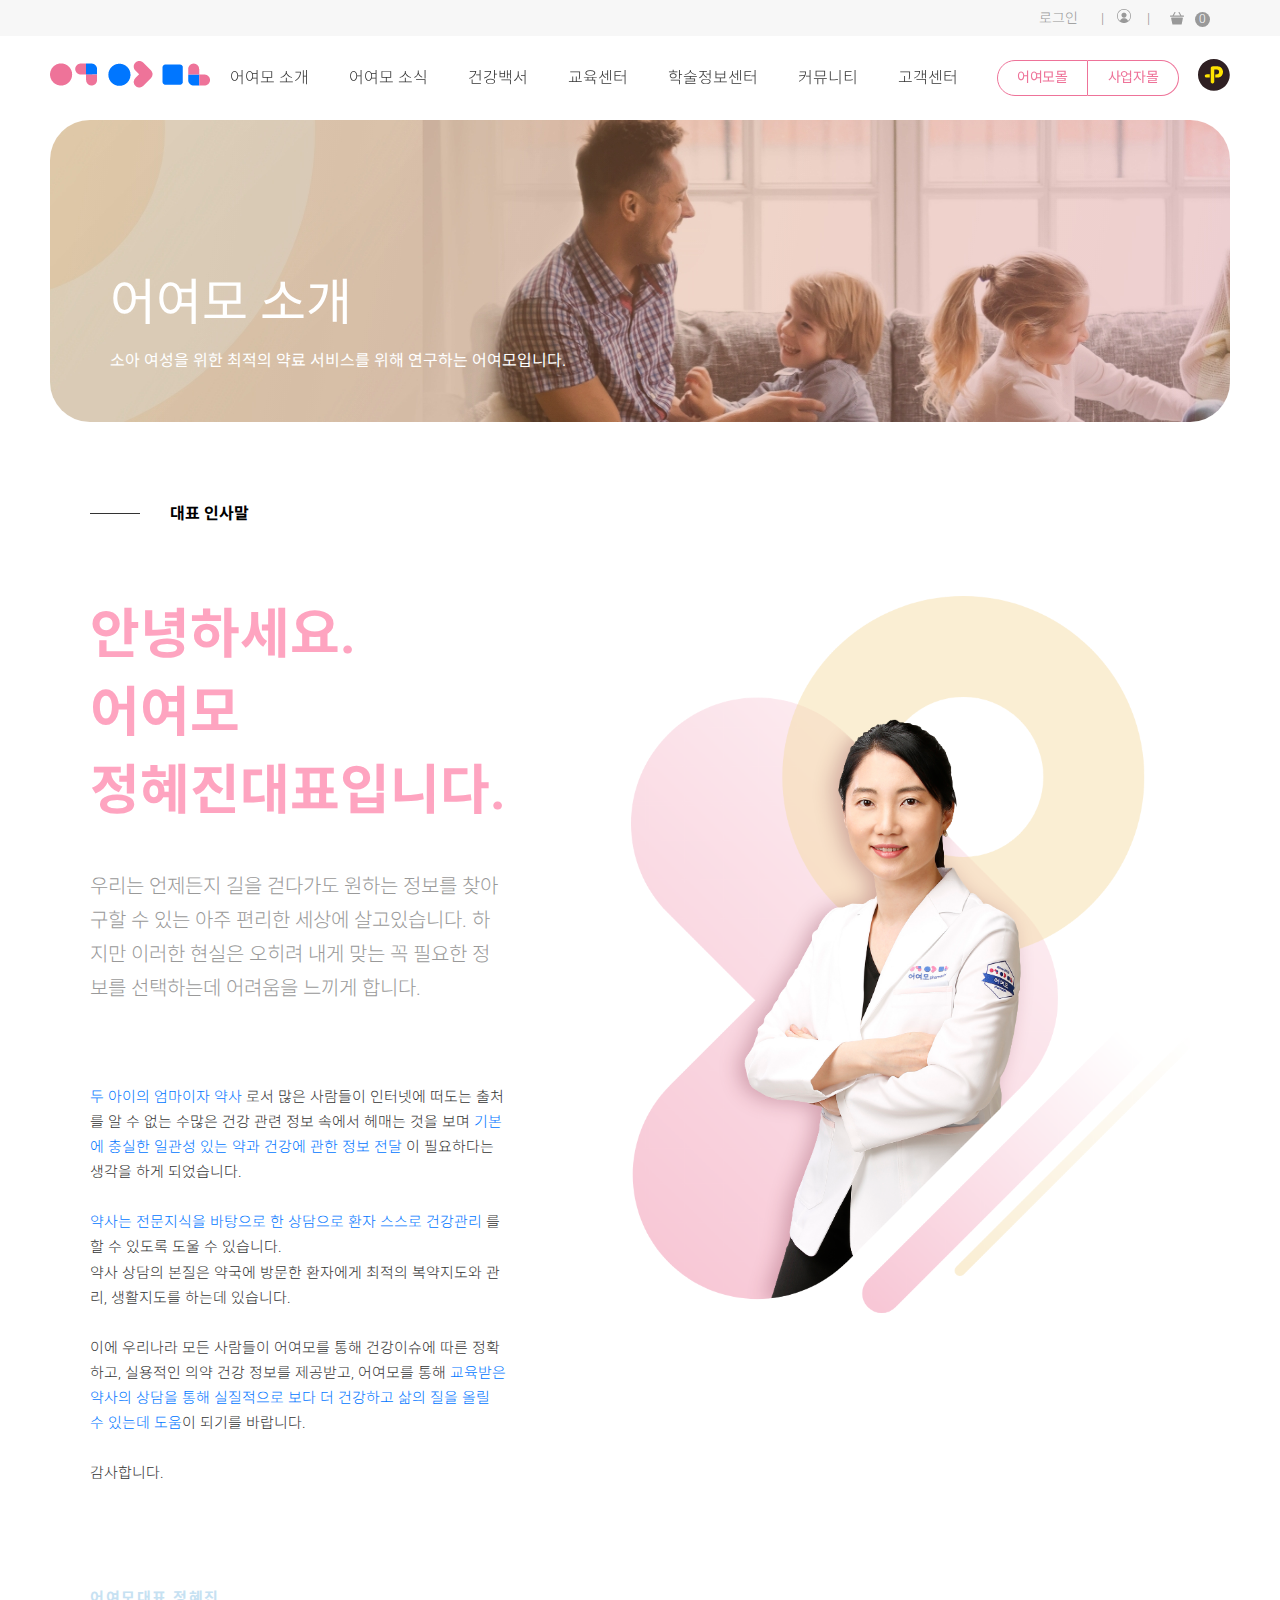
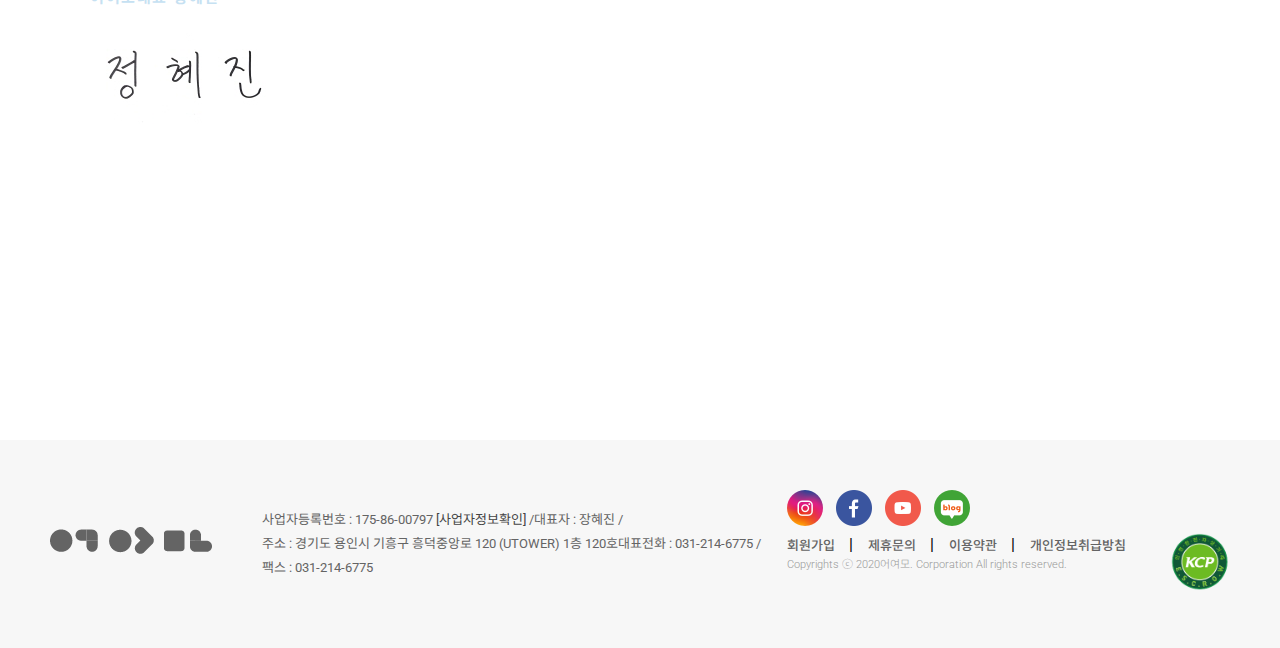
<file: greeting.html>
<!DOCTYPE html>
<html lang="en">
<head>
    <meta charset="UTF-8">
    <meta http-equiv="X-UA-Compatible" content="IE=edge">
    <meta name="viewport" content="width=device-width, initial-scale=1.0">
    <title>어여모 소개</title>
    <!--css-->
    <link rel="stylesheet" href="css/reset.css">
    <link rel="stylesheet" href="css/header_footer.css">
    <link rel="stylesheet" href="css/greeting.css">
</head>
<body>
    <div id="header_top">
        <ul>
            <li>
                <a href="#">로그인</a> |
            </li>
            <li>
                <a href="#" class="mypage_icon"></a> |
            </li>
            <li class="cart">
                <a href="#">
                    <span class="cart_count">0</span>
                </a>
            </li>
        </ul>
    </div>
    <header>
        <h1>
            <a href="index.html">
                <img src="img/logo.png" alt="logo">
            </a>
        </h1>
        <nav>
            <ul class="gnb"> <!--global nav btn / lnb : local nav btn-->
                <li>
                    <a href="greeting.html">어여모 소개</a>
                    <ul class="gnb_list">
                        <li>
                            <a href="greeting.html">인사말</a>
                        </li>
                        <li>
                            <a href="#">비전&미션</a>
                        </li>
                        <li>
                            <a href="#">CI 소개</a>
                        </li>
                        <li>
                            <a href="#">오시는 길</a>
                        </li>
                    </ul>
                </li>
                <li>
                    <a href="notice.html">어여모 소식</a>
                    <ul class="gnb_list">
                        <li>
                            <a href="notice.html">공지사항</a>
                        </li>
                        <li>
                            <a href="#">활동소식</a>
                        </li>
                        <li>
                            <a href="#">이벤트</a>
                        </li>
                    </ul>
                </li>
                <li>
                    <a href="health_common.html">건강백서</a>
                    <ul class="gnb_list">
                        <li>
                            <a href="health_common.html">건강상식</a>
                        </li>
                        <li>
                            <a href="#">건강정보TV</a>
                        </li>
                        <li>
                            <a href="#">매거진</a>
                        </li>
                    </ul>
                </li>
                <li>
                    <a href="#">교육센터</a>
                    <ul class="gnb_list">
                        <li>
                            <a href="#">LIVE 교육신청</a>
                        </li>
                        <li>
                            <a href="#">동영상 교육</a>
                        </li>
                        <li>
                            <a href="#">-소아</a>
                        </li>
                        <li>
                            <a href="#">-여성</a>
                        </li>
                        <li>
                            <a href="#">-영양</a>
                        </li>
                        <li>
                            <a href="#">-질병/약</a>
                        </li>
                        <li>
                            <a href="#">-노인</a>
                        </li>
                        <li>
                            <a href="#">-약국경영</a>
                        </li>
                        <li>
                            <a href="#">-제품</a>
                        </li>
                        <li>
                            <a href="#">교육 오디오 클립</a>
                        </li>
                    </ul>
                </li>
                <li>
                    <a href="#">학술정보센터</a>
                    <ul class="gnb_list">
                        <li>
                            <a href="#">학술 FAQ</a>
                        </li>
                        <li>
                            <a href="#">어여모 지식iN</a>
                        </li>
                        <li>
                            <a href="#">전문자료</a>
                        </li>
                        <li>
                            <a href="#">어여모 원페이지</a>
                        </li>
                        <li>
                            <a href="#">어여모 원페이지 미니</a>
                        </li>
                    </ul>
                </li>
                <li>
                    <a href="#">커뮤니티</a>
                    <ul class="gnb_list">
                        <li>
                            <a href="#">약사끼리 물어보세요</a>
                        </li>
                        <li>
                            <a href="#">약사끼리 묻고답하기</a>
                        </li>
                        <li>
                            <a href="#">약사끼리 구인/구직</a>
                        </li>
                        <li>
                            <a href="#">약사끼리 사고팔고</a>
                        </li>
                    </ul>
                </li>
                <li>
                    <a href="service.html">고객센터</a>
                    <ul class="gnb_list">
                        <li>
                            <a href="service.html">회원가입 및 유형안내</a>
                        </li>
                        <li>
                            <a href="#">정회원 신청 및 혜택</a>
                        </li>
                        <li>
                            <a href="#">약사회원인증</a>
                        </li>
                        <li>
                            <a href="#">1:1문의</a>
                        </li>
                    </ul>
                </li>
            </ul>
            <ul class="mall">
                <li><a href="#">어여모몰</a></li>
                <li><a href="#">사업자몰</a></li>
            </ul>
            <div class="kakao_btn">
                <a href="#">
                    <img src="img/header_kakao.png" alt="kakao">
                </a>
            </div>
            <div class="ham_btn">
                <span></span>
                <span></span>
                <span></span>
            </div>
        </nav>
    </header>

    <main id="greeting_main">
        <section id="greeting_img">
            <div class="greeting_title">
                <h2>어여모 소개</h2>
                <p>소아 여성을 위한 최적의 약료 서비스를 위해 연구하는 어여모입니다.</p>
            </div>
        </section>

        <section id="greeting_sec2">
            <div class="sec2_title"><span>대표 인사말</span></div>
            <article>
                <div class="greeting_left">
                    <div class="left_txt_box">
                        <h3>안녕하세요.<br>어여모 정혜진대표입니다.</h3>
                        <span>
                            우리는 언제든지 길을 걷다가도 원하는 정보를 찾아 구할 수 있는 아주 편리한 세상에 살고있습니다.
                            하지만 이러한 현실은 오히려 내게 맞는 꼭 필요한 정보를 선택하는데 어려움을 느끼게 합니다.
                        </span>
                    </div>
                    <p>
                        <em class="text_blue">두 아이의 엄마이자 약사</em>
                        로서 많은 사람들이 인터넷에 떠도는 출처를 알 수 없는 수많은 건강 관련 정보 속에서 헤매는 것을 보며
                        <em class="text_blue">기본에 충실한 일관성 있는 약과 건강에 관한 정보 전달</em>
                        이 필요하다는 생각을 하게 되었습니다.
                    </p>
                    <p>
                        <em class="text_blue">약사는 전문지식을 바탕으로 한 상담으로 환자 스스로 건강관리</em>
                        를 할 수 있도록 도울 수 있습니다.<br>
                        약사 상담의 본질은 약국에 방문한 환자에게 최적의 복약지도와 관리, 생활지도를 하는데 있습니다.
                    </p>
                    <p>
                        이에 우리나라 모든 사람들이 어여모를 통해 건강이슈에 따른 정확하고, 실용적인 의약 건강 정보를 제공받고, 어여모를 통해
                        <em class="text_blue">교육받은 약사의 상담을 통해 실질적으로 보다 더 건강하고 삶의 질을 올릴 수 있는데 도움</em>이 되기를 바랍니다.
                    </p>
                    <p>감사합니다.</p>
                    <div class="sign_box1">
                        <span>어여모대표 정혜진</span>
                        <img src="img/ceo_sign.jpg" art="대표 사인">
                    </div>
                </div>
                <div class="greeting_right"></div>
            </article>
            <div class="sign_box2">
                <span>어여모대표 정혜진</span>
                <img src="img/ceo_sign.jpg" art="대표 사인">
            </div>
        </section>
    </main>
    
    <footer>
        <h1>
            <a href="#">
                <img src="img/f_logo.png">
            </a>
        </h1>
        <address>
            <p>사업자등록번호 : 175-86-00797 <a href="#">[사업자정보확인]</a> /</p>
            <p>대표자 : 장혜진 / </p>
            <p>주소 : 경기도 용인시 기흥구 흥덕중앙로 120 (UTOWER) 1층 120호</p>
            <p>대표전화 : 031-214-6775 /</p>
            <p>팩스 : 031-214-6775</p>
        </address>
        <div class="sns_wrap">
            <ul class="sns">
                <li><a href=""><img src="img/footer_icon_insta.png" alt=""></a></li>
                <li><a href=""><img src="img/footer_icon_Facebook.png" alt=""></a></li>
                <li><a href=""><img src="img/footer_icon_youtube.png" alt=""></a></li>
                <li><a href=""><img src="img/footer_icon_blog.png" alt=""></a></li>
            </ul>
            <div class="f_menu_rigit">
                <div>
                    <ul class="f_menu">
                        <li><a href="">회원가입</a>|</li>
                        <li><a href="">제휴문의</a>|</li>
                        <li><a href="">이용약관</a>|</li>
                        <li><a href="">개인정보취급방침</a></li>
                    </ul>
                    <p class="copy_R">Copyrights ⓒ 2020<span>어여모</span>. Corporation All rights reserved.</p>
                </div>
                <div class="kcp">
                    <a href="#">
                        <img src="img/kcp.png" alt="kcp logo">
                    </a>
                </div>
            </div>
        </div>
    </footer>

    <script src="https://ajax.googleapis.com/ajax/libs/jquery/3.5.1/jquery.min.js"></script>
    <script src="js/header_footer.js"></script>
</body>
</html>
</file>
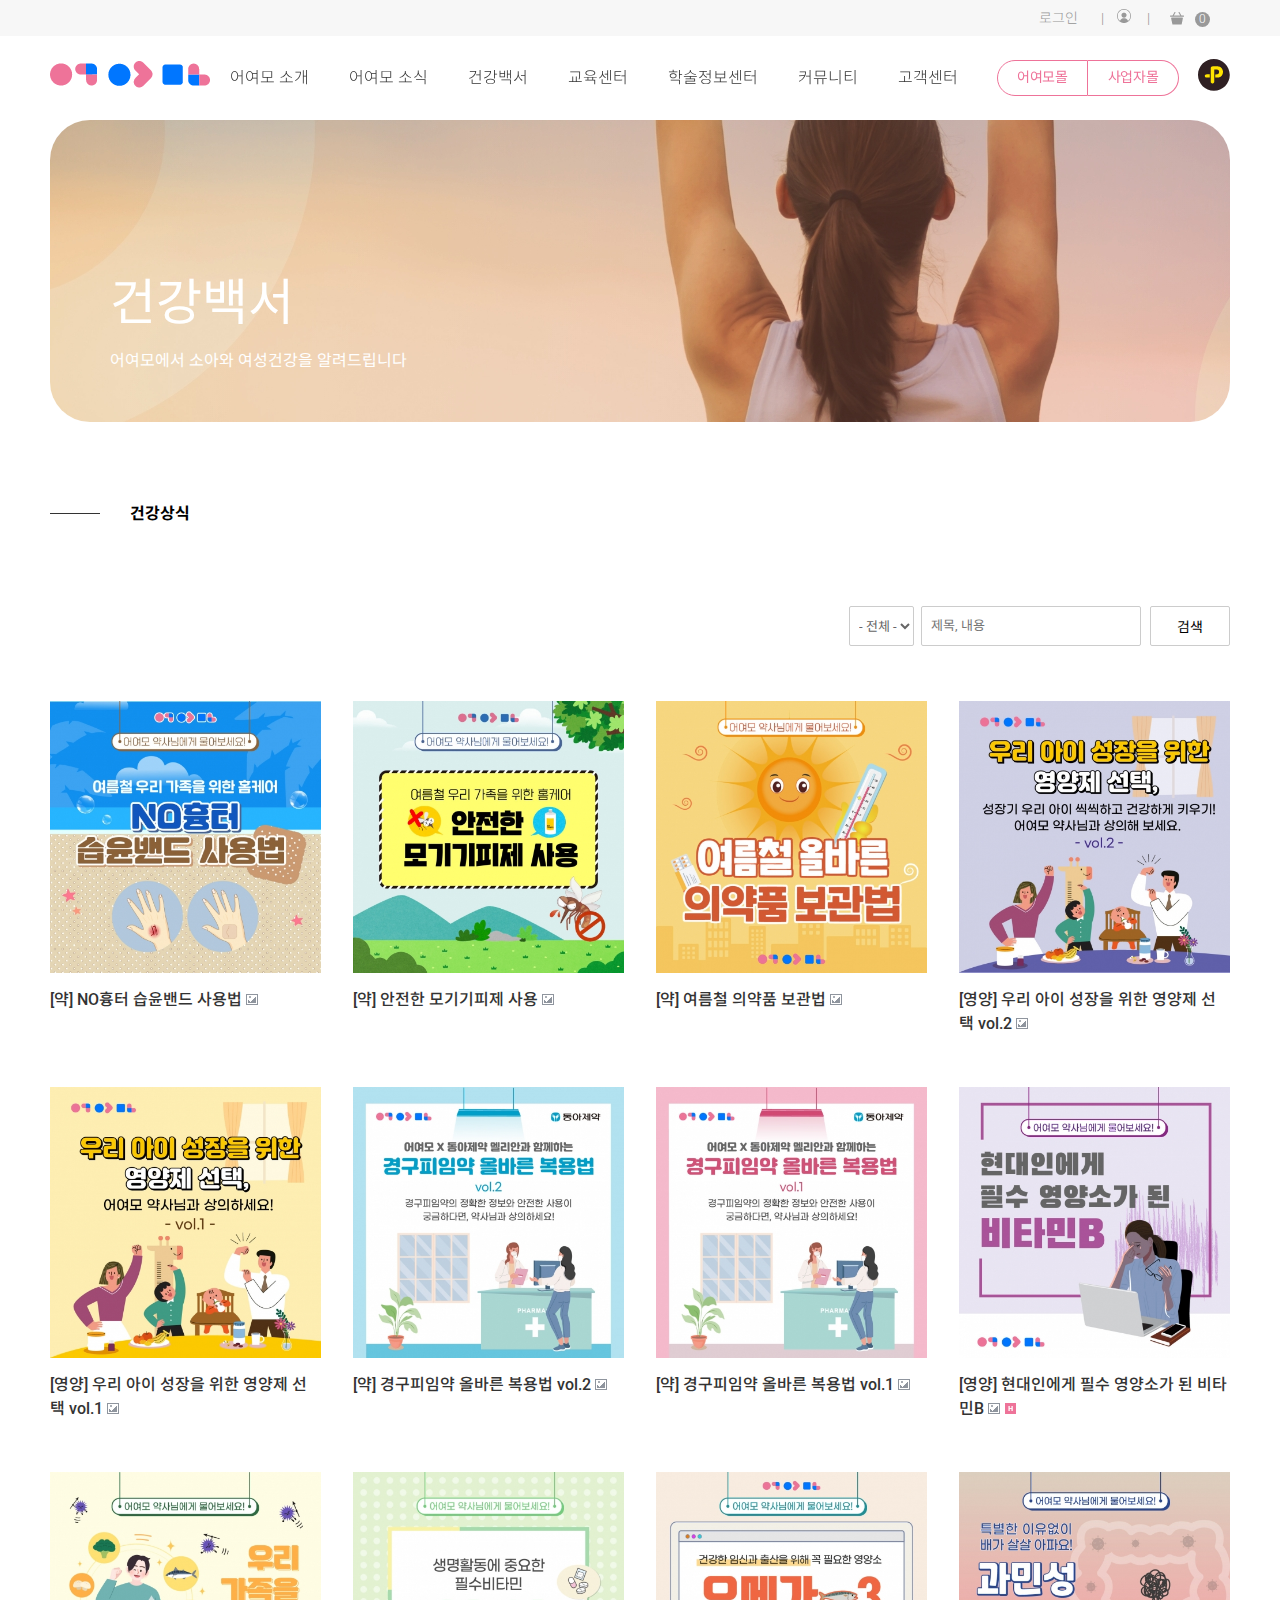
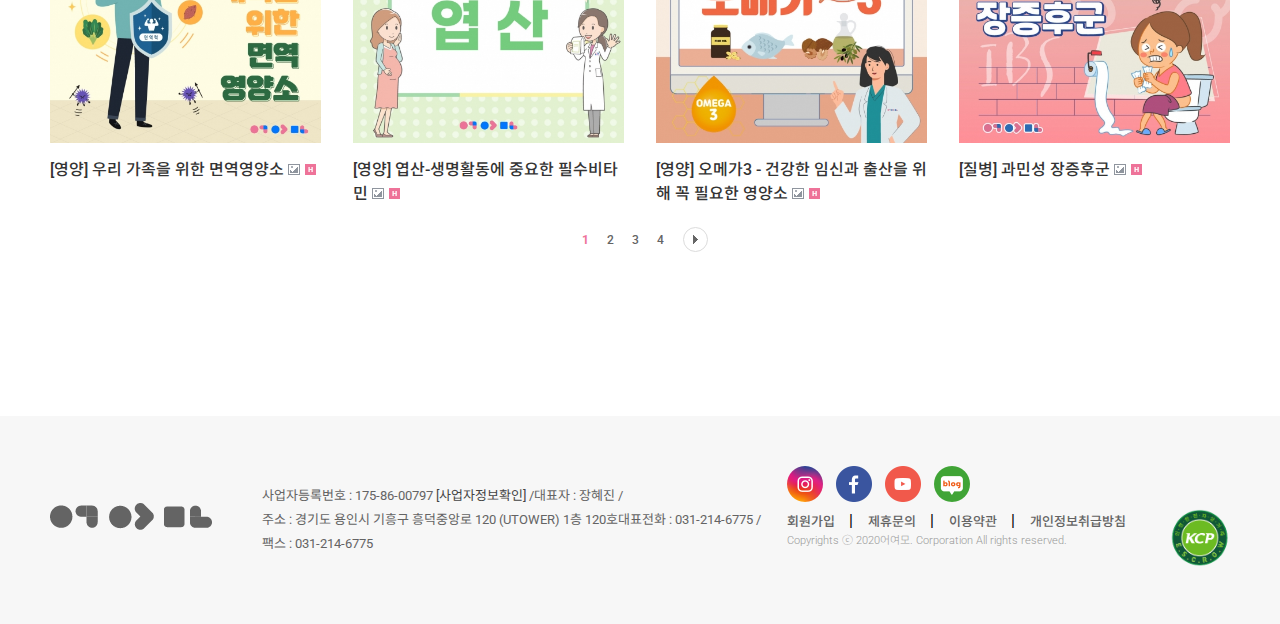
<file: health_common.html>
<!DOCTYPE html>
<html lang="en">
<head>
    <meta charset="UTF-8">
    <meta http-equiv="X-UA-Compatible" content="IE=edge">
    <meta name="viewport" content="width=device-width, initial-scale=1.0">
    <title>건강상식</title>
    <!--css-->
    <link rel="stylesheet" href="css/reset.css">
    <link rel="stylesheet" href="css/header_footer.css">
    <link rel="stylesheet" href="css/health_common.css">
</head>
<body>
    <div id="header_top">
        <ul>
            <li>
                <a href="index.html">로그인</a> |
            </li>
            <li>
                <a href="#" class="mypage_icon"></a> |
            </li>
            <li class="cart">
                <a href="#">
                    <span class="cart_count">0</span>
                </a>
            </li>
        </ul>
    </div>
    <header>
        <h1>
            <a href="index.html">
                <img src="img/logo.png" alt="logo">
            </a>
        </h1>
        <nav>
            <ul class="gnb"> <!--global nav btn / lnb : local nav btn-->
                <li>
                    <a href="greeting.html">어여모 소개</a>
                    <ul class="gnb_list">
                        <li>
                            <a href="greeting.html">인사말</a>
                        </li>
                        <li>
                            <a href="#">비전&미션</a>
                        </li>
                        <li>
                            <a href="#">CI 소개</a>
                        </li>
                        <li>
                            <a href="#">오시는 길</a>
                        </li>
                    </ul>
                </li>
                <li>
                    <a href="notice.html">어여모 소식</a>
                    <ul class="gnb_list">
                        <li>
                            <a href="notice.html">공지사항</a>
                        </li>
                        <li>
                            <a href="#">활동소식</a>
                        </li>
                        <li>
                            <a href="#">이벤트</a>
                        </li>
                    </ul>
                </li>
                <li>
                    <a href="health_common.html">건강백서</a>
                    <ul class="gnb_list">
                        <li>
                            <a href="health_common.html">건강상식</a>
                        </li>
                        <li>
                            <a href="#">건강정보TV</a>
                        </li>
                        <li>
                            <a href="#">매거진</a>
                        </li>
                    </ul>
                </li>
                <li>
                    <a href="#">교육센터</a>
                    <ul class="gnb_list">
                        <li>
                            <a href="#">LIVE 교육신청</a>
                        </li>
                        <li>
                            <a href="#">동영상 교육</a>
                        </li>
                        <li>
                            <a href="#">-소아</a>
                        </li>
                        <li>
                            <a href="#">-여성</a>
                        </li>
                        <li>
                            <a href="#">-영양</a>
                        </li>
                        <li>
                            <a href="#">-질병/약</a>
                        </li>
                        <li>
                            <a href="#">-노인</a>
                        </li>
                        <li>
                            <a href="#">-약국경영</a>
                        </li>
                        <li>
                            <a href="#">-제품</a>
                        </li>
                        <li>
                            <a href="#">교육 오디오 클립</a>
                        </li>
                    </ul>
                </li>
                <li>
                    <a href="#">학술정보센터</a>
                    <ul class="gnb_list">
                        <li>
                            <a href="#">학술 FAQ</a>
                        </li>
                        <li>
                            <a href="#">어여모 지식iN</a>
                        </li>
                        <li>
                            <a href="#">전문자료</a>
                        </li>
                        <li>
                            <a href="#">어여모 원페이지</a>
                        </li>
                        <li>
                            <a href="#">어여모 원페이지 미니</a>
                        </li>
                    </ul>
                </li>
                <li>
                    <a href="#">커뮤니티</a>
                    <ul class="gnb_list">
                        <li>
                            <a href="#">약사끼리 물어보세요</a>
                        </li>
                        <li>
                            <a href="#">약사끼리 묻고답하기</a>
                        </li>
                        <li>
                            <a href="#">약사끼리 구인/구직</a>
                        </li>
                        <li>
                            <a href="#">약사끼리 사고팔고</a>
                        </li>
                    </ul>
                </li>
                <li>
                    <a href="service.html">고객센터</a>
                    <ul class="gnb_list">
                        <li>
                            <a href="service.html">회원가입 및 유형안내</a>
                        </li>
                        <li>
                            <a href="#">정회원 신청 및 혜택</a>
                        </li>
                        <li>
                            <a href="#">약사회원인증</a>
                        </li>
                        <li>
                            <a href="#">1:1문의</a>
                        </li>
                    </ul>
                </li>
            </ul>
            <ul class="mall">
                <li><a href="#">어여모몰</a></li>
                <li><a href="#">사업자몰</a></li>
            </ul>
            <div class="kakao_btn">
                <a href="#">
                    <img src="img/header_kakao.png" alt="kakao">
                </a>
            </div>
            <div class="ham_btn">
                <span></span>
                <span></span>
                <span></span>
            </div>
        </nav>
    </header>

    <main id="notice_main">
        <section id="notice_img">
            <div class="notice_title">
                <h2>건강백서</h2>
                <p>어여모에서 소아와 여성건강을 알려드립니다</p>
            </div>
        </section>

        <section id="notice_sec2">
            <div class="sec2_title"><span>건강상식</span></div>
            <form action="#">
                <div class="notice_search_wrap">
                    <select>
                        <option value="전체" selected="selected">- 전체 -</option>
                        <option value="소아">소아</option>
                        <option value="여성">여성</option>
                        <option value="영양">영양</option>
                        <option value="질병">질병</option>
                        <option value="노인">노인</option>
                        <option value="약">약</option>
                        <option value="약국">약국</option>
                        <option value="기타">기타</option>
                    </select>
                    <div class="notice_search">
                        <input type="text" placeholder="제목, 내용">
                        <button type="submit">검색</button>
                    </div>
                </div>
            </form>

            <article class="figure_wrap">
                <figure>
                    <div>
                        <img src="img/h1.jpg" alt="습윤밴드 사용법">
                    </div>
                    <figcaption>
                        <p>
                            [약] NO흉터 습윤밴드 사용법
                            <img src="img/icon_img.gif" alt="사진 아이콘">
                        </p>
                    </figcaption>
                </figure>
                <figure>
                    <div>
                        <img src="img/h2.jpg" alt="모기기피제 사용법">
                    </div>
                    <figcaption>
                        <p>
                            [약] 안전한 모기기피제 사용
                            <img src="img/icon_img.gif" alt="사진 아이콘">
                        </p>
                    </figcaption>
                </figure>
                <figure>
                    <div>
                        <img src="img/h3.jpg" alt="여름철 의약품 보관법">
                    </div>
                    <figcaption>
                        <p>
                            [약] 여름철 의약품 보관법
                            <img src="img/icon_img.gif" alt="사진 아이콘">
                        </p>
                    </figcaption>
                </figure>
                <figure>
                    <div>
                        <img src="img/h4.jpg" alt="어린이 영양제 선택방법2">
                    </div>
                    <figcaption>
                        <p>
                            [영양] 우리 아이 성장을 위한 영양제 선택 vol.2
                            <img src="img/icon_img.gif" alt="사진 아이콘">
                        </p>
                    </figcaption>
                </figure>
                <figure>
                    <div>
                        <img src="img/h5.jpg" alt="어린이 영양제 선택방법1">
                    </div>
                    <figcaption>
                        <p>
                            [영양] 우리 아이 성장을 위한 영양제 선택 vol.1
                            <img src="img/icon_img.gif" alt="사진 아이콘">
                        </p>
                    </figcaption>
                </figure>
                <figure>
                    <div>
                        <img src="img/h6.jpg" alt="경구피임법 복용법2">
                    </div>
                    <figcaption>
                        <p>
                            [약] 경구피임약 올바른 복용법 vol.2
                            <img src="img/icon_img.gif" alt="사진 아이콘">
                        </p>
                    </figcaption>
                </figure>
                <figure>
                    <div>
                        <img src="img/h7.jpg" alt="경구피임법 복용법1">
                    </div>
                    <figcaption>
                        <p>
                            [약] 경구피임약 올바른 복용법 vol.1
                            <img src="img/icon_img.gif" alt="사진 아이콘">
                        </p>
                    </figcaption>
                </figure>
                <figure>
                    <div>
                        <img src="img/h8.jpg" alt="비타민B 소개">
                    </div>
                    <figcaption>
                        <p>
                            [영양] 현대인에게 필수 영양소가 된 비타민B
                            <img src="img/icon_img.gif" alt="사진 아이콘">
                            <img src="img/icon_hot.gif" alt="새 정보 아이콘">
                        </p>
                    </figcaption>
                </figure>
                <figure>
                    <div>
                        <img src="img/h9.jpg" alt="가족을 위한 면역영양소">
                    </div>
                    <figcaption>
                        <p>
                            [영양] 우리 가족을 위한 면역영양소
                            <img src="img/icon_img.gif" alt="사진 아이콘">
                            <img src="img/icon_hot.gif" alt="새 정보 아이콘">
                        </p>
                    </figcaption>
                </figure>
                <figure>
                    <div>
                        <img src="img/h10.jpg" alt="엽산 소개">
                    </div>
                    <figcaption>
                        <p>
                            [영양] 엽산-생명활동에 중요한 필수비타민
                            <img src="img/icon_img.gif" alt="사진 아이콘">
                            <img src="img/icon_hot.gif" alt="새 정보 아이콘">
                        </p>
                    </figcaption>
                </figure>
                <figure>
                    <div>
                        <img src="img/h11.jpg" alt="오메가3 소개">
                    </div>
                    <figcaption>
                        <p>
                            [영양] 오메가3 - 건강한 임신과 출산을 위해 꼭 필요한 영양소
                            <img src="img/icon_img.gif" alt="사진 아이콘">
                            <img src="img/icon_hot.gif" alt="사진 아이콘">
                        </p>
                    </figcaption>
                </figure>
                <figure>
                    <div>
                        <img src="img/h12.jpg" alt="과민성 장증후군">
                    </div>
                    <figcaption>
                        <p>[질병] 과민성 장증후군
                            <img src="img/icon_img.gif" alt="사진 아이콘">
                            <img src="img/icon_hot.gif" alt="새 정보 아이콘">
                        </p>
                    </figcaption>
                </figure>
            </article>
            
            <div class="page_num">
                <ul>
                    <li>
                        <a href="">
                            1
                        </a>
                    </li>
                    <li class="hover_radius">
                        <a href="">
                            2
                        </a>
                    </li>
                    <li class="hover_radius">
                        <a href="">
                            3
                        </a>
                    </li>
                    <li class="hover_radius">
                        <a href="">
                            4
                        </a>
                    </li>
                    <li class="next">
                        <a href="">
                            <img src="img/icon_paging_next.png" alt="다음 버튼">
                        </a>
                    </li>
                </ul>
            </div>
        </section>
    </main>
    
    <footer>
        <h1>
            <a href="#">
                <img src="img/f_logo.png">
            </a>
        </h1>
        <address>
            <p>사업자등록번호 : 175-86-00797 <a href="#">[사업자정보확인]</a> /</p>
            <p>대표자 : 장혜진 / </p>
            <p>주소 : 경기도 용인시 기흥구 흥덕중앙로 120 (UTOWER) 1층 120호</p>
            <p>대표전화 : 031-214-6775 /</p>
            <p>팩스 : 031-214-6775</p>
        </address>
        <div class="sns_wrap">
            <ul class="sns">
                <li><a href=""><img src="img/footer_icon_insta.png" alt=""></a></li>
                <li><a href=""><img src="img/footer_icon_Facebook.png" alt=""></a></li>
                <li><a href=""><img src="img/footer_icon_youtube.png" alt=""></a></li>
                <li><a href=""><img src="img/footer_icon_blog.png" alt=""></a></li>
            </ul>
            <div class="f_menu_rigit">
                <div>
                    <ul class="f_menu">
                        <li><a href="">회원가입</a>|</li>
                        <li><a href="">제휴문의</a>|</li>
                        <li><a href="">이용약관</a>|</li>
                        <li><a href="">개인정보취급방침</a></li>
                    </ul>
                    <p class="copy_R">Copyrights ⓒ 2020<span>어여모</span>. Corporation All rights reserved.</p>
                </div>
                <div class="kcp">
                    <a href="#">
                        <img src="img/kcp.png" alt="kcp logo">
                    </a>
                </div>
            </div>
        </div>
    </footer>

    <script src="https://ajax.googleapis.com/ajax/libs/jquery/3.5.1/jquery.min.js"></script>
    <script src="js/header_footer.js"></script>
</body>
</html>
</file>
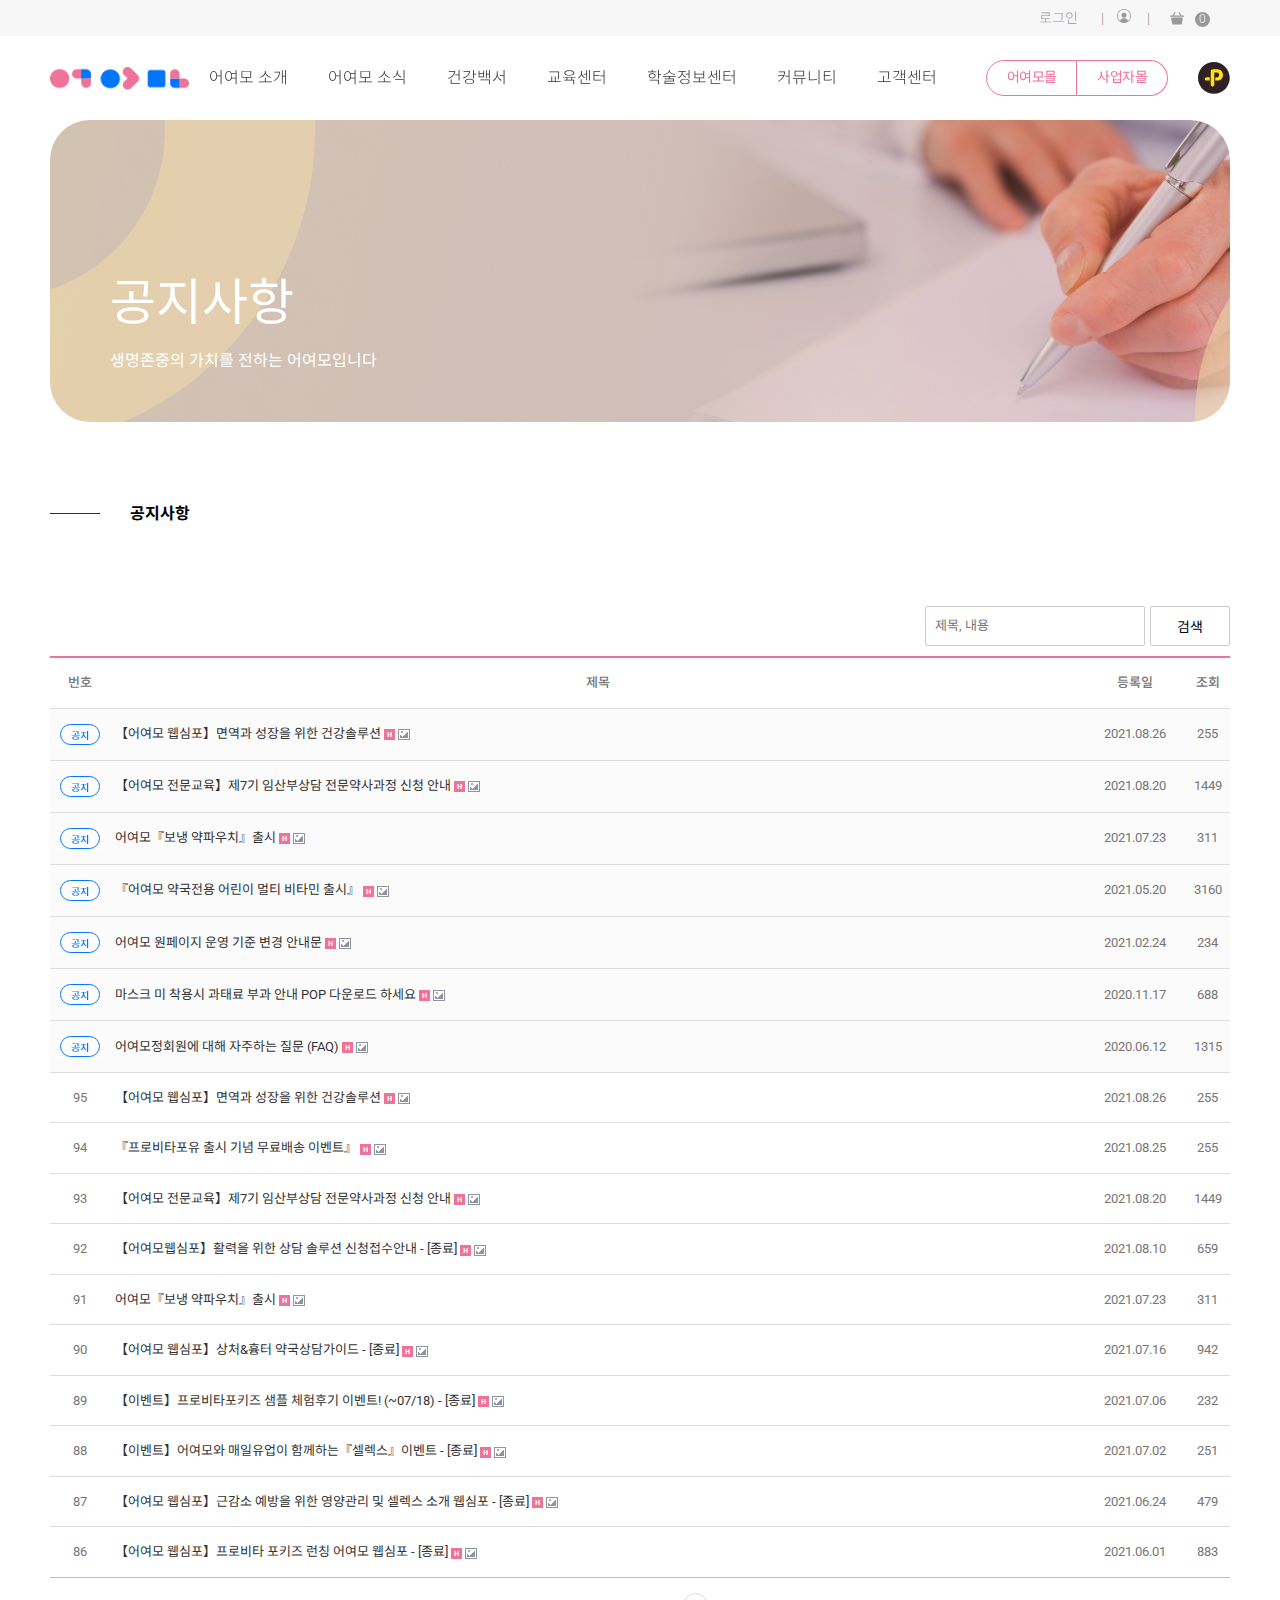
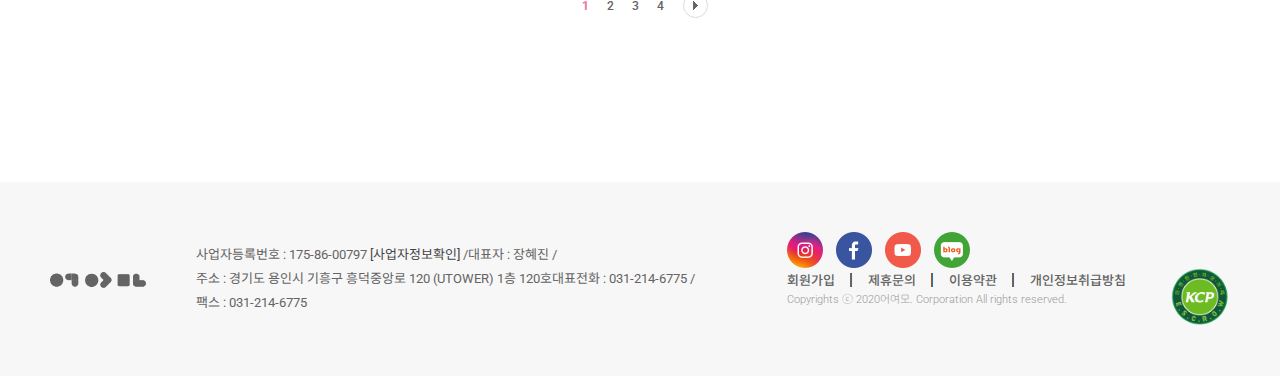
<file: notice.html>
<!DOCTYPE html>
<html lang="en">
<head>
    <meta charset="UTF-8">
    <meta http-equiv="X-UA-Compatible" content="IE=edge">
    <meta name="viewport" content="width=device-width, initial-scale=1.0">
    <title>공지사항</title>
    <!--css-->
    <link rel="stylesheet" href="css/reset.css">
    <link rel="stylesheet" href="css/header_footer.css">
    <link rel="stylesheet" href="css/notice.css">
</head>
<body>
    <div id="header_top">
        <ul>
            <li>
                <a href="#">로그인</a> |
            </li>
            <li>
                <a href="#" class="mypage_icon"></a> |
            </li>
            <li class="cart">
                <a href="#">
                    <span class="cart_count">0</span>
                </a>
            </li>
        </ul>
    </div>
    <header>
        <h1>
            <a href="index.html">
                <img src="img/logo.png" alt="logo">
            </a>
        </h1>
        <nav>
            <ul class="gnb"> <!--global nav btn / lnb : local nav btn-->
                <li>
                    <a href="greeting.html">어여모 소개</a>
                    <ul class="gnb_list">
                        <li>
                            <a href="greeting.html">인사말</a>
                        </li>
                        <li>
                            <a href="#">비전&미션</a>
                        </li>
                        <li>
                            <a href="#">CI 소개</a>
                        </li>
                        <li>
                            <a href="#">오시는 길</a>
                        </li>
                    </ul>
                </li>
                <li>
                    <a href="notice.html">어여모 소식</a>
                    <ul class="gnb_list">
                        <li>
                            <a href="notice.html">공지사항</a>
                        </li>
                        <li>
                            <a href="#">활동소식</a>
                        </li>
                        <li>
                            <a href="#">이벤트</a>
                        </li>
                    </ul>
                </li>
                <li>
                    <a href="health_common.html">건강백서</a>
                    <ul class="gnb_list">
                        <li>
                            <a href="health_common.html">건강상식</a>
                        </li>
                        <li>
                            <a href="#">건강정보TV</a>
                        </li>
                        <li>
                            <a href="#">매거진</a>
                        </li>
                    </ul>
                </li>
                <li>
                    <a href="#">교육센터</a>
                    <ul class="gnb_list">
                        <li>
                            <a href="#">LIVE 교육신청</a>
                        </li>
                        <li>
                            <a href="#">동영상 교육</a>
                        </li>
                        <li>
                            <a href="#">-소아</a>
                        </li>
                        <li>
                            <a href="#">-여성</a>
                        </li>
                        <li>
                            <a href="#">-영양</a>
                        </li>
                        <li>
                            <a href="#">-질병/약</a>
                        </li>
                        <li>
                            <a href="#">-노인</a>
                        </li>
                        <li>
                            <a href="#">-약국경영</a>
                        </li>
                        <li>
                            <a href="#">-제품</a>
                        </li>
                        <li>
                            <a href="#">교육 오디오 클립</a>
                        </li>
                    </ul>
                </li>
                <li>
                    <a href="#">학술정보센터</a>
                    <ul class="gnb_list">
                        <li>
                            <a href="#">학술 FAQ</a>
                        </li>
                        <li>
                            <a href="#">어여모 지식iN</a>
                        </li>
                        <li>
                            <a href="#">전문자료</a>
                        </li>
                        <li>
                            <a href="#">어여모 원페이지</a>
                        </li>
                        <li>
                            <a href="#">어여모 원페이지 미니</a>
                        </li>
                    </ul>
                </li>
                <li>
                    <a href="#">커뮤니티</a>
                    <ul class="gnb_list">
                        <li>
                            <a href="#">약사끼리 물어보세요</a>
                        </li>
                        <li>
                            <a href="#">약사끼리 묻고답하기</a>
                        </li>
                        <li>
                            <a href="#">약사끼리 구인/구직</a>
                        </li>
                        <li>
                            <a href="#">약사끼리 사고팔고</a>
                        </li>
                    </ul>
                </li>
                <li>
                    <a href="service.html">고객센터</a>
                    <ul class="gnb_list">
                        <li>
                            <a href="service.html">회원가입 및 유형안내</a>
                        </li>
                        <li>
                            <a href="#">정회원 신청 및 혜택</a>
                        </li>
                        <li>
                            <a href="#">약사회원인증</a>
                        </li>
                        <li>
                            <a href="#">1:1문의</a>
                        </li>
                    </ul>
                </li>
            </ul>
            <ul class="mall">
                <li><a href="#">어여모몰</a></li>
                <li><a href="#">사업자몰</a></li>
            </ul>
            <div class="kakao_btn">
                <a href="#">
                    <img src="img/header_kakao.png" alt="kakao">
                </a>
            </div>
            <div class="ham_btn">
                <span></span>
                <span></span>
                <span></span>
            </div>
        </nav>
    </header>

    <main id="notice_main">
        <section id="notice_img">
            <div class="notice_title">
                <h2>공지사항</h2>
                <p>생명존중의 가치를 전하는 어여모입니다</p>
            </div>
        </section>

        <section id="notice_sec2">
            <div class="sec2_title"><span>공지사항</span></div>
            <form action="#">
                <div class="notice_search">
                    <input type="text" placeholder="제목, 내용">
                    <button type="submit">검색</button>
                </div>
            </form>
            <article id="notice_table_wrap">
                <ul class="thead">
                    <li style="width: 60px;">번호</li>
                    <li>제목</li>
                    <li style="width: 100px;">등록일</li>
                    <li style="width: 45px;">조회</li>
                </ul>
                <ul class="tbody notice">
                    <li>
                        <span class="notice768_txt">공지</span>
                        <img src="img/icon_notice.gif" alt="공지">
                    </li>
                    <li class="subject">
                        <a href="">
					        【어여모 웹심포】면역과 성장을 위한 건강솔루션
                            <img src="img/icon_hot.gif" alt="사진 아이콘">
                            <img src="img/icon_img.gif" alt="새로운 게시판 아이콘">
                        </a>
                    </li>
                    <li>
                        2021.08.26
                    </li>
                    <li>
                        <span>조회: </span>
                        255
                    </li>
                </ul>
                <ul class="tbody notice">
                    <li>
                        <span class="notice768_txt">공지</span>
                        <img src="img/icon_notice.gif" alt="공지">
                    </li>
                    <li class="subject">
                        <a href="">
                            【어여모 전문교육】제7기 임산부상담 전문약사과정 신청 안내                      
                            <img src="img/icon_hot.gif" alt="사진 아이콘">
                            <img src="img/icon_img.gif" alt="새로운 게시판 아이콘">
                        </a>
                    </li>
                    <li>
                        2021.08.20
                    </li>
                    <li>
                        <span>조회: </span>
                        1449
                    </li>
                </ul>
                <ul class="tbody notice">
                    <li>
                        <span class="notice768_txt">공지</span>
                        <img src="img/icon_notice.gif" alt="공지">
                    </li>
                    <li class="subject">
                        <a href="">
                            어여모『보냉 약파우치』출시                      
                            <img src="img/icon_hot.gif" alt="사진 아이콘">
                            <img src="img/icon_img.gif" alt="새로운 게시판 아이콘">
                        </a>
                    </li>
                    <li>
                        2021.07.23
                    </li>
                    <li>
                        <span>조회: </span>
                        311
                    </li>
                </ul>
                <ul class="tbody notice">
                    <li>
                        <span class="notice768_txt">공지</span>
                        <img src="img/icon_notice.gif" alt="공지">
                    </li>
                    <li class="subject">
                        <a href="">
                            『어여모 약국전용 어린이 멀티 비타민 출시』
                            <img src="img/icon_hot.gif" alt="사진 아이콘">
                            <img src="img/icon_img.gif" alt="새로운 게시판 아이콘">
                        </a>
                    </li>
                    <li>
                        2021.05.20
                    </li>
                    <li>
                        <span>조회: </span>
                        3160
                    </li>
                </ul>
                <ul class="tbody notice">
                    <li>
                        <span class="notice768_txt">공지</span>
                        <img src="img/icon_notice.gif" alt="공지">
                    </li>
                    <li class="subject">
                        <a href="">   
					        어여모 원페이지 운영 기준 변경 안내문
                            <img src="img/icon_hot.gif" alt="사진 아이콘">
                            <img src="img/icon_img.gif" alt="새로운 게시판 아이콘">
                        </a>
                    </li>
                    <li>
                        2021.02.24
                    </li>
                    <li>
                        <span>조회: </span>
                        234
                    </li>
                </ul>
                <ul class="tbody notice">
                    <li>
                        <span class="notice768_txt">공지</span>
                        <img src="img/icon_notice.gif" alt="공지">
                    </li>
                    <li class="subject">
                        <a href="">
                            마스크 미 착용시 과태료 부과 안내 POP 다운로드 하세요
                            <img src="img/icon_hot.gif" alt="사진 아이콘">
                            <img src="img/icon_img.gif" alt="새로운 게시판 아이콘">
                        </a>
                    </li>
                    <li>
                        2020.11.17
                    </li>
                    <li>
                        <span>조회: </span>
                        688
                    </li>
                </ul>
                <ul class="tbody notice">
                    <li>
                        <span class="notice768_txt">공지</span>
                        <img src="img/icon_notice.gif" alt="공지">
                    </li>
                    <li class="subject">
                        <a href="">
                            어여모정회원에 대해 자주하는 질문 (FAQ)
                            <img src="img/icon_hot.gif" alt="사진 아이콘">
                            <img src="img/icon_img.gif" alt="새로운 게시판 아이콘">
                        </a>
                    </li>
                    <li>
                        2020.06.12
                    </li>
                    <li>
                        <span>조회: </span>
                        1315
                    </li>
                </ul>
                <ul class="tbody">
                    <li class="tbody_board_num_768">
                        95
                    </li>
                    <li class="subject">
                        <a href="">
					        【어여모 웹심포】면역과 성장을 위한 건강솔루션
                            <img src="img/icon_hot.gif" alt="사진 아이콘">
                            <img src="img/icon_img.gif" alt="새로운 게시판 아이콘">
                        </a>
                    </li>
                    <li>
                        2021.08.26
                    </li>
                    <li>
                        <span>조회: </span>
                        255
                    </li>
                </ul>
                <ul class="tbody">
                    <li class="tbody_board_num_768">
                        94
                    </li>
                    <li class="subject">
                        <a href="">
					        『프로비타포유 출시 기념 무료배송 이벤트』
                            <img src="img/icon_hot.gif" alt="사진 아이콘">
                            <img src="img/icon_img.gif" alt="새로운 게시판 아이콘">
                        </a>
                    </li>
                    <li>
                        2021.08.25
                    </li>
                    <li>
                        <span>조회: </span>
                        255
                    </li>
                </ul>
                <ul class="tbody">
                    <li class="tbody_board_num_768">
                        93
                    </li>
                    <li class="subject">
                        <a href="">   
					        【어여모 전문교육】제7기 임산부상담 전문약사과정 신청 안내
                            <img src="img/icon_hot.gif" alt="사진 아이콘">
                            <img src="img/icon_img.gif" alt="새로운 게시판 아이콘">
                        </a>
                    </li>
                    <li>
                        2021.08.20
                    </li>
                    <li>
                        <span>조회: </span>
                        1449
                    </li>
                </ul>
                <ul class="tbody">
                    <li class="tbody_board_num_768">
                        92
                    </li>
                    <li class="subject">
                        <a href="">
				    	 【어여모웹심포】활력을 위한 상담 솔루션 신청접수안내 - [종료]
                            <img src="img/icon_hot.gif" alt="사진 아이콘">
                            <img src="img/icon_img.gif" alt="새로운 게시판 아이콘">
                        </a>
                    </li>
                    <li>
                        2021.08.10
                    </li>
                    <li>
                        <span>조회: </span>
                        659
                    </li>
                </ul>
                <ul class="tbody">
                    <li class="tbody_board_num_768">
                        91
                    </li>
                    <li class="subject">
                        <a href="">  
					        어여모『보냉 약파우치』출시
                            <img src="img/icon_hot.gif" alt="사진 아이콘">
                            <img src="img/icon_img.gif" alt="새로운 게시판 아이콘">
                        </a>
                    </li>
                    <li>
                        2021.07.23
                    </li>
                    <li>
                        <span>조회: </span>
                        311
                    </li>
                </ul>
                <ul class="tbody">
                    <li class="tbody_board_num_768">
                        90
                    </li>
                    <li class="subject">
                        <a href="">
				    	 【어여모 웹심포】상처&흉터 약국상담가이드 - [종료]
                            <img src="img/icon_hot.gif" alt="사진 아이콘">
                            <img src="img/icon_img.gif" alt="새로운 게시판 아이콘">
                        </a>
                    </li>
                    <li>
                        2021.07.16
                    </li>
                    <li>
                        <span>조회: </span>
                        942
                    </li>
                </ul>
                <ul class="tbody">
                    <li class="tbody_board_num_768">
                        89
                    </li>
                    <li class="subject">
                        <a href="">
		    			 【이벤트】프로비타포키즈 샘플 체험후기 이벤트! (~07/18) - [종료]
                            <img src="img/icon_hot.gif" alt="사진 아이콘">
                            <img src="img/icon_img.gif" alt="새로운 게시판 아이콘">
                        </a>
                    </li>
                    <li>
                        2021.07.06
                    </li>
                    <li>
                        <span>조회: </span>
                        232
                    </li>
                </ul>
                <ul class="tbody">
                    <li class="tbody_board_num_768">
                        88
                    </li>
                    <li class="subject">
                        <a href=""> 
				    	 【이벤트】어여모와 매일유업이 함께하는『셀렉스』이벤트 - [종료]
                            <img src="img/icon_hot.gif" alt="사진 아이콘">
                            <img src="img/icon_img.gif" alt="새로운 게시판 아이콘">
                        </a>
                    </li>
                    <li>
                        2021.07.02
                    </li>
                    <li>
                        <span>조회: </span>
                        251
                    </li>
                </ul>
                <ul class="tbody">
                    <li class="tbody_board_num_768">
                        87
                    </li>
                    <li class="subject">
                        <a href="">
				    	 【어여모 웹심포】근감소 예방을 위한 영양관리 및 셀렉스 소개 웹심포 - [종료]
                            <img src="img/icon_hot.gif" alt="사진 아이콘">
                            <img src="img/icon_img.gif" alt="새로운 게시판 아이콘">
                        </a>
                    </li>
                    <li>
                        2021.06.24
                    </li>
                    <li>
                        <span>조회: </span>
                        479
                    </li>
                </ul>
                <ul class="tbody">
                    <li class="tbody_board_num_768">
                        86
                    </li>
                    <li class="subject">
                        <a href="">
                             【어여모 웹심포】프로비타 포키즈 런칭 어여모 웹심포 - [종료]
                            <img src="img/icon_hot.gif" alt="사진 아이콘">
                            <img src="img/icon_img.gif" alt="새로운 게시판 아이콘">
                        </a>
                    </li>
                    <li>
                        2021.06.01
                    </li>
                    <li>
                        <span>조회: </span>
                        883
                    </li>
                </ul>
            </article>
            <div class="page_num">
                <ul>
                    <li>
                        <a href="">
                            1
                        </a>
                    </li>
                    <li class="hover_radius">
                        <a href="">
                            2
                        </a>
                    </li>
                    <li class="hover_radius">
                        <a href="">
                            3
                        </a>
                    </li>
                    <li class="hover_radius">
                        <a href="">
                            4
                        </a>
                    </li>
                    <li class="next">
                        <a href="">
                            <img src="img/icon_paging_next.png" alt="다음 버튼">
                        </a>
                    </li>
                </ul>
            </div>
        </section>
    </main>
    
    <footer>
        <h1>
            <a href="#">
                <img src="img/f_logo.png">
            </a>
        </h1>
        <address>
            <p>사업자등록번호 : 175-86-00797 <a href="#">[사업자정보확인]</a> /</p>
            <p>대표자 : 장혜진 / </p>
            <p>주소 : 경기도 용인시 기흥구 흥덕중앙로 120 (UTOWER) 1층 120호</p>
            <p>대표전화 : 031-214-6775 /</p>
            <p>팩스 : 031-214-6775</p>
        </address>
        <div class="sns_wrap">
            <ul class="sns">
                <li><a href=""><img src="img/footer_icon_insta.png" alt=""></a></li>
                <li><a href=""><img src="img/footer_icon_Facebook.png" alt=""></a></li>
                <li><a href=""><img src="img/footer_icon_youtube.png" alt=""></a></li>
                <li><a href=""><img src="img/footer_icon_blog.png" alt=""></a></li>
            </ul>
            <div class="f_menu_rigit">
                <div>
                    <ul class="f_menu">
                        <li><a href="">회원가입</a>|</li>
                        <li><a href="">제휴문의</a>|</li>
                        <li><a href="">이용약관</a>|</li>
                        <li><a href="">개인정보취급방침</a></li>
                    </ul>
                    <p class="copy_R">Copyrights ⓒ 2020<span>어여모</span>. Corporation All rights reserved.</p>
                </div>
                <div class="kcp">
                    <a href="#">
                        <img src="img/kcp.png" alt="kcp logo">
                    </a>
                </div>
            </div>
        </div>
    </footer>

    <script src="https://ajax.googleapis.com/ajax/libs/jquery/3.5.1/jquery.min.js"></script>
    <script src="js/header_footer.js"></script>
</body>
</html>
</file>
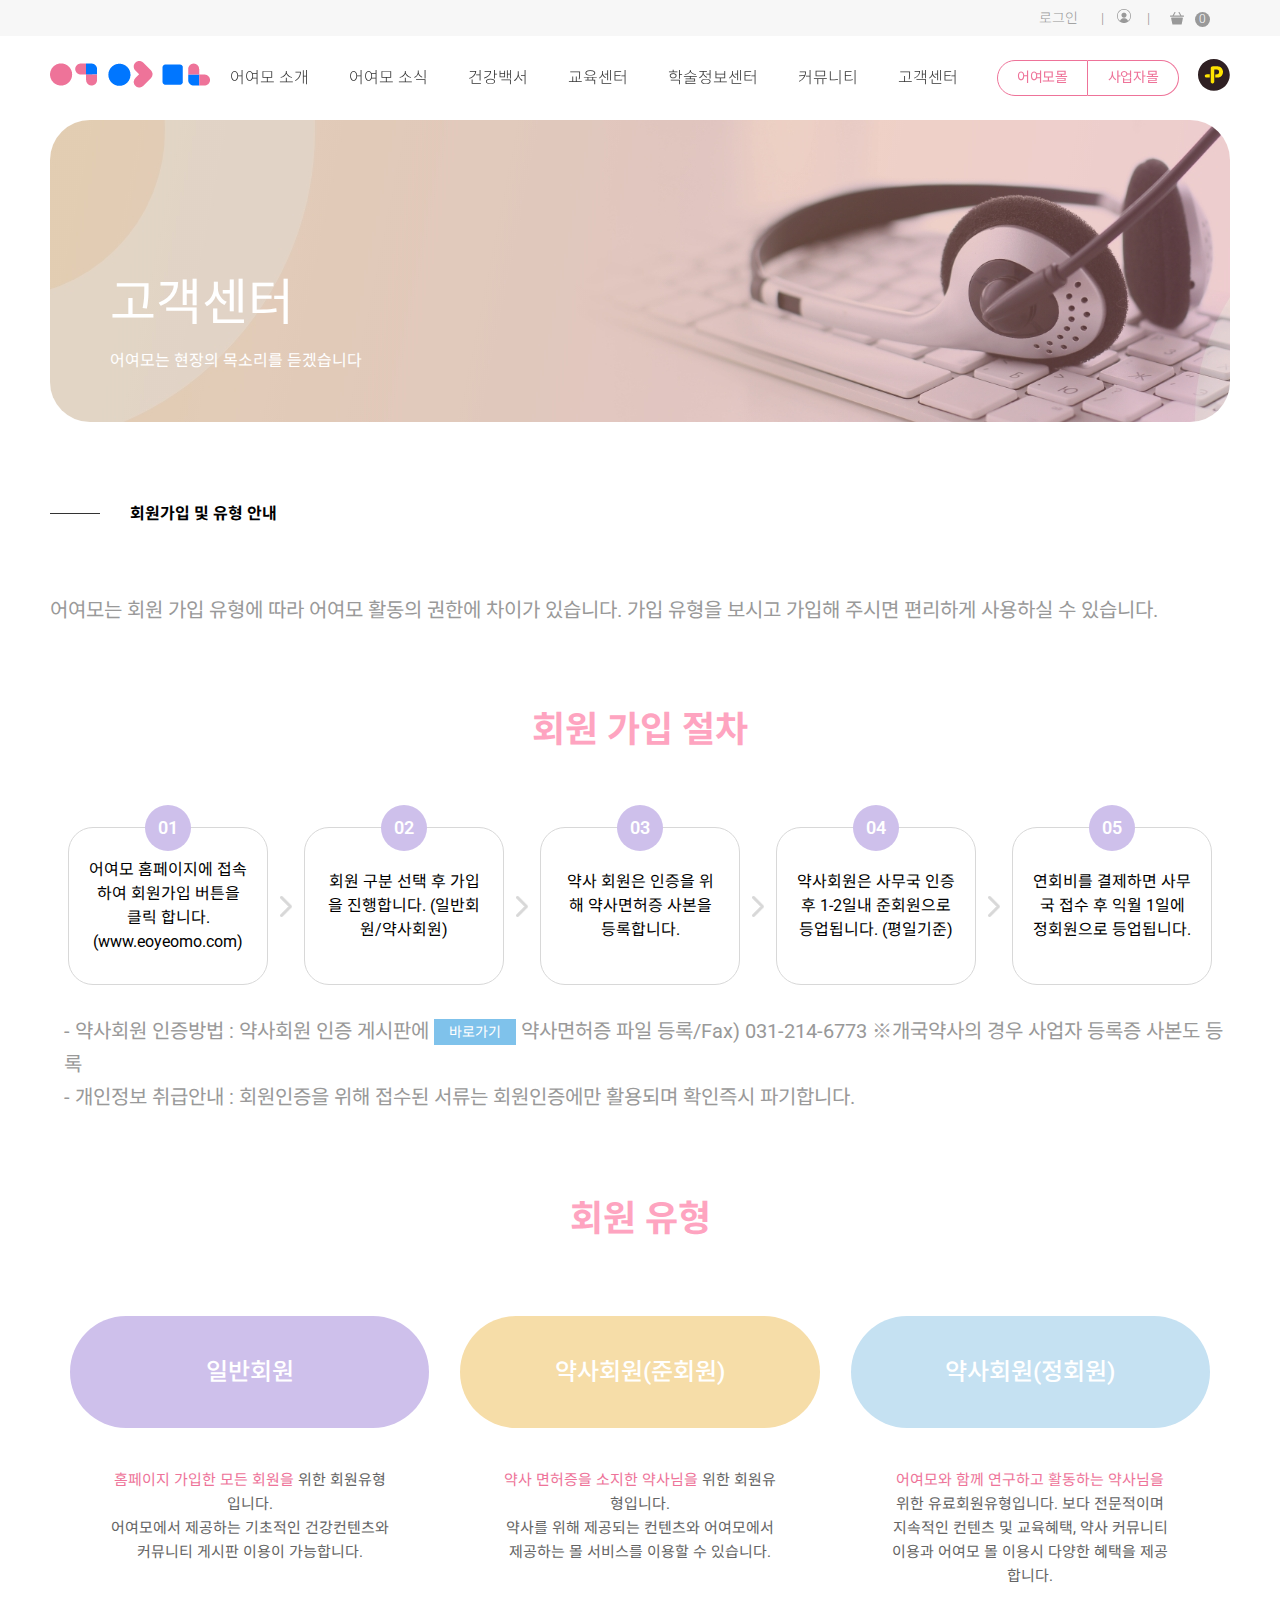
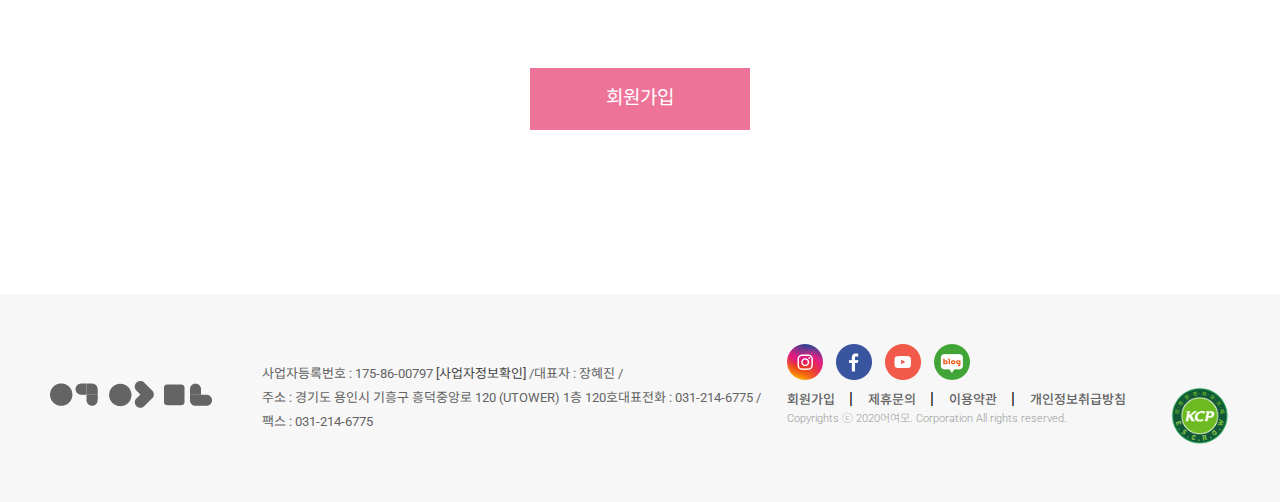
<file: service.html>
<!DOCTYPE html>
<html lang="en">
<head>
    <meta charset="UTF-8">
    <meta http-equiv="X-UA-Compatible" content="IE=edge">
    <meta name="viewport" content="width=device-width, initial-scale=1.0">
    <title>고객센터</title>
    <!--css-->
    <link rel="stylesheet" href="css/reset.css">
    <link rel="stylesheet" href="css/header_footer.css">
    <link rel="stylesheet" href="css/service.css">
</head>
<body>
    <div id="header_top">
        <ul>
            <li>
                <a href="#">로그인</a> |
            </li>
            <li>
                <a href="#" class="mypage_icon"></a> |
            </li>
            <li class="cart">
                <a href="#">
                    <span class="cart_count">0</span>
                </a>
            </li>
        </ul>
    </div>
    <header>
        <h1>
            <a href="index.html">
                <img src="img/logo.png" alt="logo">
            </a>
        </h1>
        <nav>
            <ul class="gnb"> <!--global nav btn / lnb : local nav btn-->
                <li>
                    <a href="greeting.html">어여모 소개</a>
                    <ul class="gnb_list">
                        <li>
                            <a href="greeting.html">인사말</a>
                        </li>
                        <li>
                            <a href="#">비전&미션</a>
                        </li>
                        <li>
                            <a href="#">CI 소개</a>
                        </li>
                        <li>
                            <a href="#">오시는 길</a>
                        </li>
                    </ul>
                </li>
                <li>
                    <a href="notice.html">어여모 소식</a>
                    <ul class="gnb_list">
                        <li>
                            <a href="notice.html">공지사항</a>
                        </li>
                        <li>
                            <a href="#">활동소식</a>
                        </li>
                        <li>
                            <a href="#">이벤트</a>
                        </li>
                    </ul>
                </li>
                <li>
                    <a href="health_common.html">건강백서</a>
                    <ul class="gnb_list">
                        <li>
                            <a href="health_common.html">건강상식</a>
                        </li>
                        <li>
                            <a href="#">건강정보TV</a>
                        </li>
                        <li>
                            <a href="#">매거진</a>
                        </li>
                    </ul>
                </li>
                <li>
                    <a href="#">교육센터</a>
                    <ul class="gnb_list">
                        <li>
                            <a href="#">LIVE 교육신청</a>
                        </li>
                        <li>
                            <a href="#">동영상 교육</a>
                        </li>
                        <li>
                            <a href="#">-소아</a>
                        </li>
                        <li>
                            <a href="#">-여성</a>
                        </li>
                        <li>
                            <a href="#">-영양</a>
                        </li>
                        <li>
                            <a href="#">-질병/약</a>
                        </li>
                        <li>
                            <a href="#">-노인</a>
                        </li>
                        <li>
                            <a href="#">-약국경영</a>
                        </li>
                        <li>
                            <a href="#">-제품</a>
                        </li>
                        <li>
                            <a href="#">교육 오디오 클립</a>
                        </li>
                    </ul>
                </li>
                <li>
                    <a href="#">학술정보센터</a>
                    <ul class="gnb_list">
                        <li>
                            <a href="#">학술 FAQ</a>
                        </li>
                        <li>
                            <a href="#">어여모 지식iN</a>
                        </li>
                        <li>
                            <a href="#">전문자료</a>
                        </li>
                        <li>
                            <a href="#">어여모 원페이지</a>
                        </li>
                        <li>
                            <a href="#">어여모 원페이지 미니</a>
                        </li>
                    </ul>
                </li>
                <li>
                    <a href="#">커뮤니티</a>
                    <ul class="gnb_list">
                        <li>
                            <a href="#">약사끼리 물어보세요</a>
                        </li>
                        <li>
                            <a href="#">약사끼리 묻고답하기</a>
                        </li>
                        <li>
                            <a href="#">약사끼리 구인/구직</a>
                        </li>
                        <li>
                            <a href="#">약사끼리 사고팔고</a>
                        </li>
                    </ul>
                </li>
                <li>
                    <a href="service.html">고객센터</a>
                    <ul class="gnb_list">
                        <li>
                            <a href="service.html">회원가입 및 유형안내</a>
                        </li>
                        <li>
                            <a href="#">정회원 신청 및 혜택</a>
                        </li>
                        <li>
                            <a href="#">약사회원인증</a>
                        </li>
                        <li>
                            <a href="#">1:1문의</a>
                        </li>
                    </ul>
                </li>
            </ul>
            <ul class="mall">
                <li><a href="#">어여모몰</a></li>
                <li><a href="#">사업자몰</a></li>
            </ul>
            <div class="kakao_btn">
                <a href="#">
                    <img src="img/header_kakao.png" alt="kakao">
                </a>
            </div>
            <div class="ham_btn">
                <span></span>
                <span></span>
                <span></span>
            </div>
        </nav>
    </header>

    <main id="notice_main">
        <section id="notice_img">
            <div class="notice_title">
                <h2>고객센터</h2>
                <p>어여모는 현장의 목소리를 듣겠습니다</p>
            </div>
        </section>

        <section id="notice_sec2">
            <div class="sec2_title"><span>회원가입 및 유형 안내</span></div>

            <article class="membership_process_wrap">
                <p>어여모는 회원 가입 유형에 따라 어여모 활동의 권한에 차이가 있습니다. 가입 유형을 보시고 가입해 주시면 편리하게 사용하실 수 있습니다.</p>
                <h3>회원 가입 절차</h3>
                <ul class="membership_proces">
                    <li class="process_arrow">
                        <div>
                            <span>01</span>
                            <p>어여모 홈페이지에 접속 하여 회원가입 버튼을 클릭 합니다. (www.eoyeomo.com)</p>
                        </div>
                    </li>
                    <li class="process_arrow">
                        <div>
                            <span>02</span>
                            <p>회원 구분 선택 후 가입을 진행합니다. (일반회원/약사회원)</p>
                        </div>
                    </li>
                    <li class="process_arrow">
                        <div>
                            <span>03</span>
                            <p>약사 회원은 인증을 위해 약사면허증 사본을 등록합니다.</p>
                        </div>
                    </li>
                    <li class="process_arrow">
                        <div>
                            <span>04</span>
                            <p>약사회원은 사무국 인증 후 1-2일내 준회원으로 등업됩니다. (평일기준)</p>
                        </div>
                    </li>
                    <li>
                        <div>
                            <span>05</span>
                            <p>연회비를 결제하면 사무국 접수 후 익월 1일에 정회원으로 등업됩니다. </p>
                        </div>
                    </li>
                </ul>
                <ul class="process_txt">
                    <li>
                        - 약사회원 인증방법 : 약사회원 인증 게시판에 <a href="">바로가기</a>  약사면허증 파일 등록/Fax) 031-214-6773 ※개국약사의 경우 사업자 등록증 사본도 등록
                    </li>
                    <li>
                        - 개인정보 취급안내 : 회원인증을 위해 접수된 서류는 회원인증에만 활용되며 확인즉시 파기합니다.
                    </li>
                </ul>
            </article>

            <article class="membership_type_wrap">
                <h3>회원 유형</h3>
                <ul class="membership_type">
                    <li>
                        <strong>일반회원</strong>
                        <p>
                            <span>홈페이지 가입한 모든 회원을</span> 위한 회원유형입니다.
                            <br>
                            어여모에서 제공하는 기초적인 건강컨텐츠와 커뮤니티 게시판 이용이 가능합니다.
                        </p>
                    </li>
                    <li>
                        <strong>약사회원(준회원)</strong>
                        <p>
                            <span>약사 면허증을 소지한 약사님을</span> 위한 회원유형입니다.
                            <br>
                            약사를 위해 제공되는 컨텐츠와 어여모에서 제공하는 몰 서비스를 이용할 수 있습니다.
                        </p>
                    </li>
                    <li>
                        <strong>약사회원(정회원)</strong>
                        <p>
                            <span>어여모와 함께 연구하고 활동하는 약사님을</span>
                            위한 유료회원유형입니다. 보다 전문적이며 지속적인 컨텐츠 및 교육혜택, 약사 커뮤니티 이용과 어여모 몰 이용시 다양한 혜택을 제공합니다.
                        </p>
                    </li>
                </ul>
            </article>

            <div class="resume_btn">
                <a href="">회원가입</a>
            </div>
        </section>
    </main>
    
    <footer>
        <h1>
            <a href="#">
                <img src="img/f_logo.png">
            </a>
        </h1>
        <address>
            <p>사업자등록번호 : 175-86-00797 <a href="#">[사업자정보확인]</a> /</p>
            <p>대표자 : 장혜진 / </p>
            <p>주소 : 경기도 용인시 기흥구 흥덕중앙로 120 (UTOWER) 1층 120호</p>
            <p>대표전화 : 031-214-6775 /</p>
            <p>팩스 : 031-214-6775</p>
        </address>
        <div class="sns_wrap">
            <ul class="sns">
                <li><a href=""><img src="img/footer_icon_insta.png" alt=""></a></li>
                <li><a href=""><img src="img/footer_icon_Facebook.png" alt=""></a></li>
                <li><a href=""><img src="img/footer_icon_youtube.png" alt=""></a></li>
                <li><a href=""><img src="img/footer_icon_blog.png" alt=""></a></li>
            </ul>
            <div class="f_menu_rigit">
                <div>
                    <ul class="f_menu">
                        <li><a href="">회원가입</a>|</li>
                        <li><a href="">제휴문의</a>|</li>
                        <li><a href="">이용약관</a>|</li>
                        <li><a href="">개인정보취급방침</a></li>
                    </ul>
                    <p class="copy_R">Copyrights ⓒ 2020<span>어여모</span>. Corporation All rights reserved.</p>
                </div>
                <div class="kcp">
                    <a href="#">
                        <img src="img/kcp.png" alt="kcp logo">
                    </a>
                </div>
            </div>
        </div>
    </footer>

    <script src="https://ajax.googleapis.com/ajax/libs/jquery/3.5.1/jquery.min.js"></script>
    <script src="js/header_footer.js"></script>
</body>
</html>
</file>
<file: css/header_footer.css>
* {
  box-sizing: border-box;
}

#header_top {
  position: relative;
  width: 100%;
  height: 36px;
  background-color: #f7f7f7;
  display: flex;
  justify-content: flex-end;
  padding: 0 50px;
}

#header_top > ul {
  display: flex;
}

#header_top > ul > li {
  color: #949494;
  line-height: 36px;
  font-size: 14px;
  font-weight: 300;
  line-height: 36px;
}

#header_top > ul > li > a {
  padding: 0 20px;
  display: inline-block;
  color: #949494;
  font-size: 14px;
  font-weight: 300;
  line-height: 36px;
}

.mypage_icon {
  background-image: url(../img/icon_mypage.png);
  background-repeat: no-repeat;
  background-position: center;
  width: 15px;
  height: 15px;
}

.cart > a {
  width: 80px;
  height: 36px;
  background-image: url(../img/icon_basket.png);
  background-repeat: no-repeat;
  background-position: 20px center;
  text-align: right;
}

.cart_count {
  display: inline-block;
  width: 15px;
  height: 15px;
  border-radius: 50%;
  background-color: #999;
  color: #fff;
  font-size: 12px;
  text-align: center;
  line-height: 15px;
}

header {
  /*position: sticky; 스크롤을 내리면 상단에 붙음. top이랑 같이 써야 함*/
  position: sticky;
  top: 0;
  width: 100%;
  height: 84px;
  z-index: 999;
  display: flex;
  justify-content: space-between;
  align-items: center;
  padding: 0 50px;
}

/*스크롤 이벤트 background color*/
.bg_w {
  background-color: #fff;
}

/*header h1 {
  padding: 28px 0;
}*/

nav {
  width: 1200px;
  display: flex;
  justify-content: space-between;
}

nav ul {
  display: flex;
}

.gnb > li {
  position: relative;
}

.gnb > li > a {
  display: block;
  padding: 0 20px;
  line-height: 84px;
  font-weight: 300;
  color: #333;
}

.gnb_list {
  display: block;
  text-align: center;
  position: absolute;
  left: 50%;
  min-width: 170px;
  padding: 20px;
  transform: translateX(-50%);
  background-color: #ee7399;
}

.gnb_list > li {
  padding: 10px 0px;
}

.gnb_list > li > a {
  padding: 10px 0;
  font-size: 15px;
  font-weight: 300;
  color: #fff;
  white-space: nowrap;
}

.mall {
  padding: 24px 0;
}

.mall > li > a {
  display: block;
  width: 91px;
  height: 36px;
  border: solid 1px #ee7399;
  background-color: rgba(255, 255, 255, 0.5);
  text-align: center;
  line-height: 33px;
  font-size: 14px;
  letter-spacing: -0.42px;
  color: #ee7399;
}

.mall > li:first-child > a {
  border-radius: 18px 0 0 18px;
}

.mall > li:last-child > a {
  border-radius: 0 18px 18px 0;
  border-left: 0;
}

.kakao_btn {
  display: flex;
  align-items: center;
}

.ham_btn {
  display: none;
  cursor: pointer;
  width: 25px;
  padding: 30px 0;
  margin-left: 15px;
}

.ham_btn > span {
  display: block;
  float: right;
  width: 100%;
  height: 3px;
  background-color: #555;
  margin-bottom: 8px;
}

.ham_btn > span:last-child {
  width: 13px;
  margin-bottom: 0;
}

main {
  position: relative;
  top: -84px;
  width: 100%;
  overflow: hidden;
}

footer {
  position: relative;
  width: 100%;
  padding: 50px;
  display: flex;
  justify-content: space-between;
  align-items: center;
  background-color: #f7f7f7;
}

footer > h1 {
  margin-right: 50px;
}

footer > address {
  max-width: 770px;
  display: flex;
  flex-wrap: wrap;
}

footer > address > p {
  color: #646464;
  font-size: 13px;
  line-height: 1.85;
}

footer > address > p > a {
  color: #444;
}

.sns_wrap {
  display: flex;
  flex-wrap: wrap;
}

.sns {
  display: flex;
  margin-left: -13px;
  padding-left: 14.5px;
}

.sns > li {
  width: 36px;
  margin-left: 13px;
}

.sns img {
  width: 100%;
}

.f_menu_rigit {
  display: flex;
}

.f_menu {
  display: flex;
}

.f_menu > li > a {
  padding: 0 14.5px;
  font-size: 13px;
  font-weight: 500;
  color: #646464;
  white-space: nowrap;
}

.copy_R {
  font-size: 11px;
  font-weight: 300;
  color: #999;
  padding-left: 14.5px;
}

.kcp {
  margin-left: 30px;
  max-width: 60px;
  min-width: 60px;
}

.kcp img {
  width: 100%;
}

/*aside_nav start*/
.aside_nav {
  width: 100vw;
  position: fixed;
  left: -100vw;
  z-index: 9999;
  background-color: rgba(0, 0, 0, 0.6);
  overflow: hidden;
  transition: left 0.8s;
}

.change {
  left: 0;
}

#close {
  position: relative;
  cursor: pointer;
  left: 300px;
  top: 30px;
}

#close::before,
#close::after {
  display: block;
  content: "";
  position: absolute;
  left: 0;
  top: calc(50% - 2px);
  width: 33px;
  height: 4px;
  background: #fff;
  border-radius: 2px;
  box-shadow: 0 0 2px #999;
}

#close::before {
  transform: rotate(45deg);
}

#close::after {
  transform: rotate(-45deg);
}

.nav_wrap {
  max-width: 290px;
  height: 100vh;
  background-color: #fff;
}

.aside_nav_login {
  padding: 10px;
}

.aside_nav_login > ul {
  display: flex;
  justify-content: space-between;
}

.login_txt {
  font-size: 13px;
  color: #999;
  line-height: 26px;
}

.login_btn > a {
  height: 28px;
  font-size: 12px;
  line-height: 26px;
  padding: 6px 9px;
  text-align: center;
  cursor: pointer;
  vertical-align: middle;
  border-radius: 2px;
  transition: border-color 0.2s, background-color 0.2s;
}

.login_btn > a:first-child {
  border: 1px #ee7399 solid;
  color: #ee7399;
}
.login_btn > a:last-child {
  border: 1px #ccc solid;
  color: #333;
}

.login_btn > a:hover {
  border: 1px #333 solid;
  color: #333;
}

.aside_nav_menu {
  background-color: #ee7399;
  padding: 30px 20px;
}

.aside_nav_menu > li {
  font-size: 17px;
  font-weight: bold;
  cursor: pointer;
  color: #fff;
  transition: color 0.3s ease-in-out;
  margin: 10px 0;
}

.aside_nav_menu > li > span {
  padding: 10px 0;
  line-height: 37px;
}

.aside_nav_menu > li:hover {
  color: #f6dda8;
}

.menu_list {
  margin: 10px 0;
  display: none;
}

.active .menu_list {
  display: block;
}

.menu_list > li {
  position: relative;
  padding: 7px;
}

.menu_list > li > a {
  color: #fff;
  font-size: 14px;
  font-weight: 400;
}

.aside_mall {
  display: flex;
  justify-content: center;
}

.shopping_list {
  display: flex;
  justify-content: space-between;
  padding: 0 20px;
  margin-top: -10px;
}

.shopping_list > li > a {
  font-size: 13px;
  font-weight: 400;
  color: #888;
  transition: color 0.2s ease-in-out;
  padding-top: 55px;
  padding-bottom: 5px;
  display: block;
  background-repeat: no-repeat;
  background-position: 50% 10px;
  background-size: 32px;
}

.shopping_list > li > a:hover {
  color: #333;
}

.shopping_my {
  background-image: url(../img/icon_aside_103.png);
}

.shopping_cart {
  background-image: url(../img/icon_aside_101.png);
}

.shopping_order {
  background-image: url(../img/icon_aside_102.png);
}

.shopping_wish {
  background-image: url(../img/icon_aside_106.png);
}

.shopping_txt {
  padding-top: 30px;
}

.shopping_txt > span {
  font-size: 19px;
  font-weight: 300;
  padding: 0 10px;
}

.shopping_txt > p {
  border-top: 1px #ddd solid;
  border-bottom: 1px #ddd solid;
  padding: 25px 10px;
  margin-top: 8px;
  text-align: center;
  color: #999;
  font-size: 13px;
  line-height: 1.6;
  font-weight: 400;
}

@media only screen and (max-width: 1250px) {
  header {
    padding: 0 30px;
  }

  nav {
    width: auto;
  }

  .gnb {
    display: none;
  }

  .mall {
    margin: 0 20px;
  }

  .ham_btn {
    display: block;
  }

  footer {
    flex-direction: column;
    align-items: unset;
  }

  footer > h1 {
    margin-bottom: 45px;
  }

  footer > address {
    margin-bottom: 25px;
  }

  .sns_wrap {
    display: block;
    margin-left: -15px;
  }

  .sns {
    margin-bottom: 10px;
  }

  .f_menu_rigit {
    justify-content: space-between;
  }
}

@media only screen and (max-width: 768px) {
  header {
    padding: 0 15px;
    height: 52px;
  }

  header > h1 > a > img {
    width: 70%;
  }

  #header_top {
    display: none;
  }

  .mall {
    display: none;
  }

  .ham_btn {
    cursor: pointer;
    width: 20px;
    margin-left: 25px;
    padding: 5px 0;
  }

  .ham_btn > span {
    height: 2px;
    margin-bottom: 5px;
  }

  .ham_btn > span:last-child {
    width: 10px;
    margin-bottom: 0;
  }

  .aside_mall {
    display: inline-block;
  }

  footer {
    display: block;
    text-align: center;
  }

  footer > h1 {
    margin-bottom: 35px;
    margin-right: 0;
  }

  footer > address {
    justify-content: center;
  }

  .sns_wrap,
  .f_menu_rigit {
    display: flex;
    flex-direction: column;
    align-items: center;
  }

  .kcp {
    margin-top: 10px;
  }
}
</file>
<file: css/greeting.css>
* {
    box-sizing: border-box;
}
/*main start*/
#greeting_main {
    padding: 84px 50px 0 50px;
}

#greeting_img {
    background-image: url(../img/sv01.jpg);
    background-position: center;
    background-repeat: no-repeat;
    background-size: cover;
    max-width: 1820px;
    height: 302px;
    margin-bottom: 80px;
    border-radius: 40px;
    position: relative;
}

.greeting_title {
    position: absolute;
    bottom: 50px;
    left: 60px;
}

.greeting_title > h2 {
    font-size: 50px;
    line-height: 1.48;
    color: #fff;
    font-weight: 400;
}

.greeting_title > p {
    margin-top: 10px;
    font-size: 16px;
    color: #fff;
    line-height: 1.4;
}

/*greeting_sec2 start*/
#greeting_sec2 {
    margin: auto;
    max-width: 1600px;
    padding: 0 40px 80px;
}

.sec2_title {
    margin-bottom: 70px;
}

.sec2_title > span {
    font-weight: bold;
}

.sec2_title > span::before {
    display: inline-block;
    margin: 0 30px 5px 0;
    content: '';
    width: 50px;
    height: 1px;
    background-color: #333;
}

/*greeting_sec2 > article start*/
#greeting_sec2 > article {
    display: flex;
}

.greeting_left {
    width: 50%;
    padding-right: 25px;
}

.greeting_right {
    background-image: url(../img/img_ceo.png);
    background-repeat: no-repeat;
    background-size: contain;
    background-position: right top;
    width: 831px;
    height: 1078px;
}

.left_txt_box {
    margin-bottom: 80px;
}

.left_txt_box > h3 {
    font-size: 54px;
    line-height: 1.44;
    font-weight: bold;
    color: #fea4c0;
    word-break: keep-all;
    margin-bottom: 40px;
}

.left_txt_box > span{
    font-size: 20px;
    font-weight: 300;
    line-height: 1.7;
    color: #999;
}

.greeting_left {
    margin-right: 100px;
}

.greeting_left > p {
    margin-top: 25px;
    font-size: 15px;
    font-weight: 300;
    line-height: 1.67;
    color: #333;
}

.greeting_left > p > em {
    color: #0076ff
}

/*sign_box start*/
.sign_box1 {
    margin-top: 100px;
}

.sign_box1 > span,
.sign_box2 > span {
    display: block;
    font-size: 15px;
    font-weight: bold;
    line-height: 1.73;
    letter-spacing: 1.5px;
    color: #c6e1f2;
    margin-bottom: 21px;
}

.sign_box2 {
    visibility:hidden;
}

@media only screen and (max-width: 1250px){
    #greeting_main {
        padding: 84px 30px 0 30px;
    }

    #greeting_img {
        margin-bottom: 70px;
        background-position: 80% center;
    }
}



@media only screen and (max-width: 768px){
    #greeting_main {
        padding: 84px 15px 0 15px;
    }

    #greeting_img {
        max-width: 726px;
        height: 170px;
        margin-bottom: 40px;
        border-radius: 20px;
    }


    .greeting_title {
        left: 20px;
        bottom: 30px;
    }

    .greeting_title > h2 {
        font-size: 24px;
        line-height: 1.48;
    }

    .greeting_title > p {
        margin-top: 4px;
        font-size: 14px;
    }

    #greeting_sec2 {
        padding: 0;
    }

    #greeting_sec2 > article {
        display: flex;
        flex-wrap: wrap;
    }

    .sec2_title {
        margin-bottom: 30px;
    }

    .sec2_title > span {
        font-size: 14px;
    }
    
    .sec2_title > span::before {
        margin: 0 10px 5px 0;
        width: 25px;
    }

    .greeting_left {
        width: 100%;
        padding: 0;
        margin-bottom: -250px;
    }

    .left_txt_box {
        margin-bottom: 40px;
    }

    .left_txt_box > h3 {
        font-size: 30px;
        margin-bottom: 30px;
    }

    .left_txt_box > span{
        font-size: 15px;
    }

    .greeting_left {
        margin-right: 0px;
    }

    .greeting_left > p {
        font-size: 14px;
        margin: 0 0 20px 0;
    }

    .greeting_right {
        background-size: contain;
        background-position: center top;
        width: 100%;
        height: 478px;
    }

    .sign_box1 {
        visibility: hidden;
    }

    .sign_box2 {
        visibility:visible;
    }

    .sign_box2 > span {
        font-size: 14px;
        margin-bottom: 5px;
    }

    .sign_box2 > img {
        height: 30px;
    }
}
</file>
<file: css/health_common.css>
* {
  box-sizing: border-box;
}
/*main start*/
#notice_main {
  padding: 84px 50px 0 50px;
}

#notice_img {
  background-image: url(../img/sv03.jpg);
  background-position: center;
  background-repeat: no-repeat;
  background-size: cover;
  max-width: 1820px;
  height: 302px;
  margin-bottom: 80px;
  border-radius: 40px;
  position: relative;
}

.notice_title {
  position: absolute;
  bottom: 50px;
  left: 60px;
}

.notice_title > h2 {
  font-size: 50px;
  line-height: 1.48;
  color: #fff;
  font-weight: 400;
}

.notice_title > p {
  margin-top: 10px;
  font-size: 16px;
  color: #fff;
  line-height: 1.4;
}

/*notice_sec2 start*/
#notice_sec2 {
  margin: auto;
  max-width: 1500px;
  padding-bottom: 80px;
}

.sec2_title {
  margin-bottom: 70px;
}

.sec2_title > span {
  font-weight: bold;
}

.sec2_title > span::before {
  display: inline-block;
  margin: 0 30px 5px 0;
  content: "";
  width: 50px;
  height: 1px;
  background-color: #333;
}

/*notice_search_wrap start*/
select {
  border: 1px solid #ccc;
  background: #fff;
  height: 40px;
  padding-left: 5px;
  border-radius: 2px;
  font-size: 13px;
  max-width: 100%;
  line-height: 1.6;
  font-weight: 400;
  color: #666;
  margin-right: 7px;
}

.notice_search_wrap {
  width: 100%;
  display: flex;
  justify-content: flex-end;
  padding: 10px 0;
}

.notice_search > input {
  outline: none;
  width: 220px;
  padding: 0 9px;
  height: 40px;
  font-size: 13px;
  line-height: 40px;
  color: #333;
  border: 1px #ccc solid;
  border-radius: 2px;
  margin-right: 5px;
}

.notice_search > button {
  height: 40px;
  font-size: 14px;
  line-height: 40px;
  min-width: 80px;
  border: 1px solid #ccc;
  background-color: #fff;
  padding: 0 9px;
  cursor: pointer;
  vertical-align: middle;
  border-radius: 2px;
  transition: border-color 0.2s, background-color 0.2s;
}

.notice_search > button:hover {
  border: 1px solid #333;
}

/*figure_wrap start*/
.figure_wrap {
  width: 100%;
  display: flex;
  flex-wrap: wrap;
  justify-content: space-between;
}

.figure_wrap > figure {
  padding-top: 45px;
  width: 23%;
  cursor: pointer;
}

.figure_wrap > figure > div {
  width: 100%;
}

.figure_wrap > figure > div > img {
  width: 100%;
  vertical-align: middle;
}

figcaption > p {
  padding: 15px 0 6px;
  font-size: 16px;
  font-weight: 500;
  color: #333;
}

figcaption > img{
  width: 11px;
  height: 11px;
}

/*page_num start*/
.page_num {
  margin-top: 15px;
  display: flex;
  justify-content: center;
}

.page_num > ul {
  display: flex;
}

.page_num > ul > li {
  min-width: 25px;
  height: 25px;
  text-align: center;
  border-radius: 100%;
  transition: all 0.2s;
  cursor: pointer;
}

.page_num > ul > li > a {
  font-size: 12px;
  font-weight: 500;
  color: #646464;
  vertical-align: middle;
}

.hover_radius:hover {
  color: #333;
  border-color: #999;
  background-color: #eee;
}

.page_num > ul > li:first-child > a {
  color: #ee7399 !important;
  font-weight: bold;
}

.next {
  border: 1px solid #dcdcdc;
  margin-left: 10px;
}

.next > a > img {
  vertical-align: 1px;
}

/*main position -84 때문에 바닥이 84px 떠있음*/
@media only screen and (max-width: 1250px) {
  #notice_main {
    padding: 84px 30px 0 30px;
  }

  #notice_img {
    margin-bottom: 70px;
    background-position: 80% center;
  }

  .figure_wrap > figure {
    width: 32.5%;
  }
}

@media only screen and (max-width: 768px) {
  #notice_main {
    padding: 84px 15px 0 15px;
  }

  #notice_img {
    max-width: 726px;
    height: 170px;
    margin-bottom: 40px;
    border-radius: 20px;
  }

  .notice_title {
    left: 20px;
    bottom: 30px;
  }

  .notice_title > h2 {
    font-size: 24px;
    line-height: 1.48;
  }

  .notice_title > p {
    margin-top: 4px;
    font-size: 14px;
  }

  .sec2_title {
    margin-bottom: 30px;
  }

  .sec2_title > span {
    font-size: 14px;
  }

  .sec2_title > span::before {
    margin: 0 10px 5px 0;
    width: 25px;
  }

  .figure_wrap > figure {
    width: 49%;
  }

  .notice_search_wrap {
    justify-content: space-between;
  }

  .notice_search>input {
    margin-right: 0;
  }
}

@media only screen and (max-width: 476px) {
  .figure_wrap > figure {
    width: 100%;
  }
  
  .notice_search>input {
    width: 100px;
    transition: width 0.3s;
  }
}
</file>
<file: css/notice.css>
* {
  box-sizing: border-box;
}
/*main start*/
#notice_main {
  padding: 84px 50px 0 50px;
}

#notice_img {
  background-image: url(../img/sv02.jpg);
  background-position: center;
  background-repeat: no-repeat;
  background-size: cover;
  max-width: 1820px;
  height: 302px;
  margin-bottom: 80px;
  border-radius: 40px;
  position: relative;
}

.notice_title {
  position: absolute;
  bottom: 50px;
  left: 60px;
}

.notice_title > h2 {
  font-size: 50px;
  line-height: 1.48;
  color: #fff;
  font-weight: 400;
}

.notice_title > p {
  margin-top: 10px;
  font-size: 16px;
  color: #fff;
  line-height: 1.4;
}

/*notice_sec2 start*/
#notice_sec2 {
  margin: auto;
  max-width: 1500px;
  padding-bottom: 80px;
}

.sec2_title {
  margin-bottom: 70px;
}

.sec2_title > span {
  font-weight: bold;
}

.sec2_title > span::before {
  display: inline-block;
  margin: 0 30px 5px 0;
  content: "";
  width: 50px;
  height: 1px;
  background-color: #333;
}

/*notice_search start*/
.notice_search {
  width: 100%;
  display: flex;
  justify-content: flex-end;
  padding: 10px 0;
}

.notice_search > input {
  outline: none;
  width: 220px;
  padding: 0 9px;
  height: 40px;
  font-size: 13px;
  line-height: 40px;
  color: #333;
  border: 1px #ccc solid;
  border-radius: 2px;
  margin-right: 5px;
}

.notice_search > button {
  height: 40px;
  font-size: 14px;
  line-height: 40px;
  min-width: 80px;
  border: 1px solid #ccc;
  background-color: #fff;
  padding: 0 9px;
  cursor: pointer;
  vertical-align: middle;
  border-radius: 2px;
  transition: border-color 0.2s, background-color 0.2s;
}

.notice_search > button:hover {
  border: 1px solid #333;
}

/*notice_table_wrap start*/
#notice_table_wrap {
  display: table;
  width: 100%;
  table-layout: fixed;
  border-collapse: collapse;
  border-top: 2px #ee7399 solid;
  border-bottom: 1px #bbb solid;
  font-size: 13px;
}

#notice_table_wrap > ul > li {
  display: table-cell;
  text-align: center;
  vertical-align: middle;
  word-break: break-all;
  box-sizing: border-box;
  padding: 15px 5px;
  border-top: 1px #ddd solid;
  color: #767676;
}

#notice_table_wrap > ul {
  display: table-row;
}

.thead > li {
  border-top: none;
  padding: 12px 5px;
  color: #fea4c0;
  font-weight: 500;
}

#notice_table_wrap > ul.tbody.notice {
  background: #fbfbfb;
}

.notice768_txt {
  display: none;
}

.tbody span {
  display: none;
}

img {
  max-width: 100%;
  vertical-align: middle;
}

.subject {
  text-align: left !important;
}

.subject > a {
  color: #333;
}

/*page_num start*/
.page_num {
  margin-top: 15px;
  display: flex;
  justify-content: center;
}

.page_num > ul {
  display: flex;
}

.page_num > ul > li {
  min-width: 25px;
  height: 25px;
  text-align: center;
  border-radius: 100%;
  transition: all 0.2s;
  cursor: pointer;
}

.page_num > ul > li > a {
  font-size: 12px;
  font-weight: 500;
  color: #646464;
  vertical-align: middle;
}

.hover_radius:hover {
  color: #333;
  border-color: #999;
  background-color: #eee;
}

.page_num > ul > li:first-child > a {
  color: #ee7399 !important;
  font-weight: bold;
}

.next {
  border: 1px solid #dcdcdc;
  margin-left: 10px;
}

.next > a > img {
  vertical-align: 1px;
}

/*main position -84 때문에 바닥이 84px 떠있음*/
@media only screen and (max-width: 1250px) {
  #notice_main {
    padding: 84px 30px 0 30px;
  }

  #notice_img {
    margin-bottom: 70px;
    background-position: 80% center;
  }
}

@media only screen and (max-width: 768px) {
  #notice_main {
    padding: 84px 15px 0 15px;
  }

  #notice_img {
    max-width: 726px;
    height: 170px;
    margin-bottom: 40px;
    border-radius: 20px;
  }

  .notice_title {
    left: 20px;
    bottom: 30px;
  }

  .notice_title > h2 {
    font-size: 24px;
    line-height: 1.48;
  }

  .notice_title > p {
    margin-top: 4px;
    font-size: 14px;
  }

  .sec2_title {
    margin-bottom: 30px;
  }

  .sec2_title > span {
    font-size: 14px;
  }

  .sec2_title > span::before {
    margin: 0 10px 5px 0;
    width: 25px;
  }

  #notice_table_wrap {
    display: block;
    width: auto;
    border: none;
    border-top: 1px solid #ccc;
  }

  #notice_table_wrap > .thead {
    display: none;
  }

  #notice_table_wrap > .tbody {
    display: flex;
    flex-flow: row wrap;
    border-bottom: 1px solid #ccc;
    padding-bottom: 10px;
  }

  #notice_table_wrap > .tbody > li {
    padding: 10px 5px 0;
  }

  .subject {
    flex-basis: 100%;
    width: 100%;
    order: -5;
    font-size: 14px;
    line-height: 1.3;
    font-weight: 500;
  }

  .notice768_txt {
    display: inline-block;
    font-weight: 500;
    color: #ed3347;
  }

  #notice_table_wrap > ul > li {
    border-top: none;
  }

  .tbody>.tbody_board_num_768 {
    display: none !important;
  }

  .tbody span {
    display: inline;
  }
}
</file>
<file: css/service.css>
* {
  box-sizing: border-box;
}
/*main start*/
#notice_main {
  padding: 84px 50px 0 50px;
}

#notice_img {
  background-image: url(../img/sv06.jpg);
  background-position: center;
  background-repeat: no-repeat;
  background-size: cover;
  max-width: 1820px;
  height: 302px;
  margin-bottom: 80px;
  border-radius: 40px;
  position: relative;
}

.notice_title {
  position: absolute;
  bottom: 50px;
  left: 60px;
}

.notice_title > h2 {
  font-size: 50px;
  line-height: 1.48;
  color: #fff;
  font-weight: 400;
}

.notice_title > p {
  margin-top: 10px;
  font-size: 16px;
  color: #fff;
  line-height: 1.4;
}

/*notice_sec2 start*/
#notice_sec2 {
  margin: auto;
  max-width: 1500px;
  padding-bottom: 80px;
}

.sec2_title {
  margin-bottom: 70px;
}

.sec2_title > span {
  font-weight: bold;
}

.sec2_title > span::before {
  display: inline-block;
  margin: 0 30px 5px 0;
  content: "";
  width: 50px;
  height: 1px;
  background-color: #333;
}

/*membership_process_wrap start*/
.membership_process_wrap > p {
  font-size: 20px;
  line-height: 29px;
  color: #999;
  margin-bottom: 80px;
}

#notice_sec2 h3 {
  text-align: center;
  font-size: 36px;
  line-height: 1.44;
  font-weight: bold;
  color: #fea4c0;
  word-break: keep-all;
  margin-bottom: 70px;
}

.membership_proces {
  display: flex;
}

.membership_proces > li {
  width: 20%;
  padding: 0 18px;
  text-align: center;
  position: relative;
}

.process_arrow::after {
  content: "";
  position: absolute;
  width: 12px;
  height: 21px;
  background-repeat: no-repeat;
  background-image: url(../img/join_step_arrow.png);
  background-size: cover;
  right: -6px;
  top: 50%;
  margin-top: -10px;
}

.membership_proces > li > div {
  position: relative;
  display: flex;
  align-items: center;
  height: 100%;
  min-height: 153px;
  border: 1px solid #d8d8d8;
  border-radius: 25px;
  padding: 30px 20px;
}

.membership_proces > li > div > span {
  position: absolute;
  text-align: center;
  width: 46px;
  height: 46px;
  line-height: 46px;
  border-radius: 100%;
  background-color: #cec0eb;
  color: #fff;
  font-size: 18px;
  font-weight: 600;
  top: -23px;
  left: 50%;
  margin-left: -23px;
}

.process_txt {
  margin-top: 30px;
}

.process_txt > li {
  font-size: 20px;
  line-height: 33px;
  color: #999;
  padding-left: 14px;
}

.process_txt > li > a {
  display: inline-block;
  vertical-align: top;
  margin-top: 4px;
  padding: 0 15px;
  background-color: #7fc2eb;
  color: #fff;
  font-size: 14px;
  line-height: 26px;
}

/*membership_type_wrap start*/
.membership_type_wrap {
  margin-top: 80px;
}

.membership_type {
  display: flex;
  justify-content: space-between;
  padding: 0 20px;
}

.membership_type > li {
  width: 31.5%;
}

.membership_type > li > strong {
  display: block;
  text-align: center;
  font-size: 24px;
  line-height: 112px;
  color: #fff;
  border-radius: 56px;
  font-weight: 500;
}

.membership_type > li:nth-child(1) > strong {
  background-color: #cec0eb;
}

.membership_type > li:nth-child(2) > strong {
  background-color: #f6dda8;
}

.membership_type > li:nth-child(3) > strong {
  background-color: #c5e1f2;
}

.membership_type > li > p {
  margin-top: 40px;
  padding: 0 40px;
  text-align: center;
  font-size: 15px;
  line-height: 24px;
  color: #646464;
}

.membership_type > li > p > span {
  color: #ee7399;
}

.resume_btn {
  margin-top: 80px;
}

.resume_btn > a {
  display: block;
  max-width: 220px;
  background-color: #ee7399;
  color: #fff;
  text-align: center;
  height: 62px;
  font-size: 19px;
  line-height: 60px;
  padding: 0 20px;
  margin: auto;
}

/*main position -84 때문에 바닥이 84px 떠있음*/
@media only screen and (max-width: 1250px) {
  #notice_main {
    padding: 84px 30px 0 30px;
  }

  #notice_img {
    margin-bottom: 70px;
    background-position: 50% center;
  }
}

@media only screen and (max-width: 1250px) {
  .membership_proces {
    display: block;
  }

  .membership_proces > li {
    width: 100%;
    padding: 0 18px 30px;
    margin-bottom: 30px;
  }

  .membership_proces > li:last-child {
    margin-bottom: 0px;
  }

  .membership_proces > li > div {
    padding: 40px 20px;
    min-height: auto;
  }

  .process_arrow::after {
    transform: rotate(90deg);
    top: auto;
    bottom: 0;
    left: 50%;
    margin-left: -6px;
    right: auto;
  }

  .process_txt {
    margin-top: 0;
  }
}

@media only screen and (max-width: 768px) {
  #notice_main {
    padding: 84px 15px 0 15px;
  }

  #notice_img {
    max-width: 726px;
    height: 170px;
    margin-bottom: 40px;
    border-radius: 20px;
  }

  .notice_title {
    left: 20px;
    bottom: 30px;
  }

  .notice_title > h2 {
    font-size: 24px;
    line-height: 1.48;
  }

  .notice_title > p {
    margin-top: 4px;
    font-size: 14px;
  }

  .sec2_title {
    margin-bottom: 30px;
  }

  .sec2_title > span {
    font-size: 14px;
  }

  .sec2_title > span::before {
    margin: 0 10px 5px 0;
    width: 25px;
  }

  .membership_process_wrap > p {
    font-size: 16px;
    line-height: 26px;
    margin-bottom: 40px;
  }

  #notice_sec2 h3 {
    margin-bottom: 30px;
    font-size: 20px;
  }

  .membership_proces > li > div > p {
    font-size: 13px;
    line-height: 22px;
  }

  .process_txt > li {
    font-size: 16px;
    line-height: 26px;
  }

  .process_txt > li > a {
    font-size: 13px;
    line-height: 22px;
    margin-top: 2px;
  }

  .membership_type_wrap {
    margin-top: 50px;
  }

  .membership_type {
    display: block;
    padding: 0;
  }

  .membership_type > li {
    width: 100%;
    margin-top: 30px;
  }

  .membership_type > li:first-child {
    margin-top: 0px;
  }

  .membership_type > li > strong {
    font-size: 18px;
    line-height: 60px;
    border-radius: 30px;
  }

  .membership_type > li > p {
    margin-top: 15px;
    font-size: 14px;
    line-height: 24px;
  }
}
</file>
